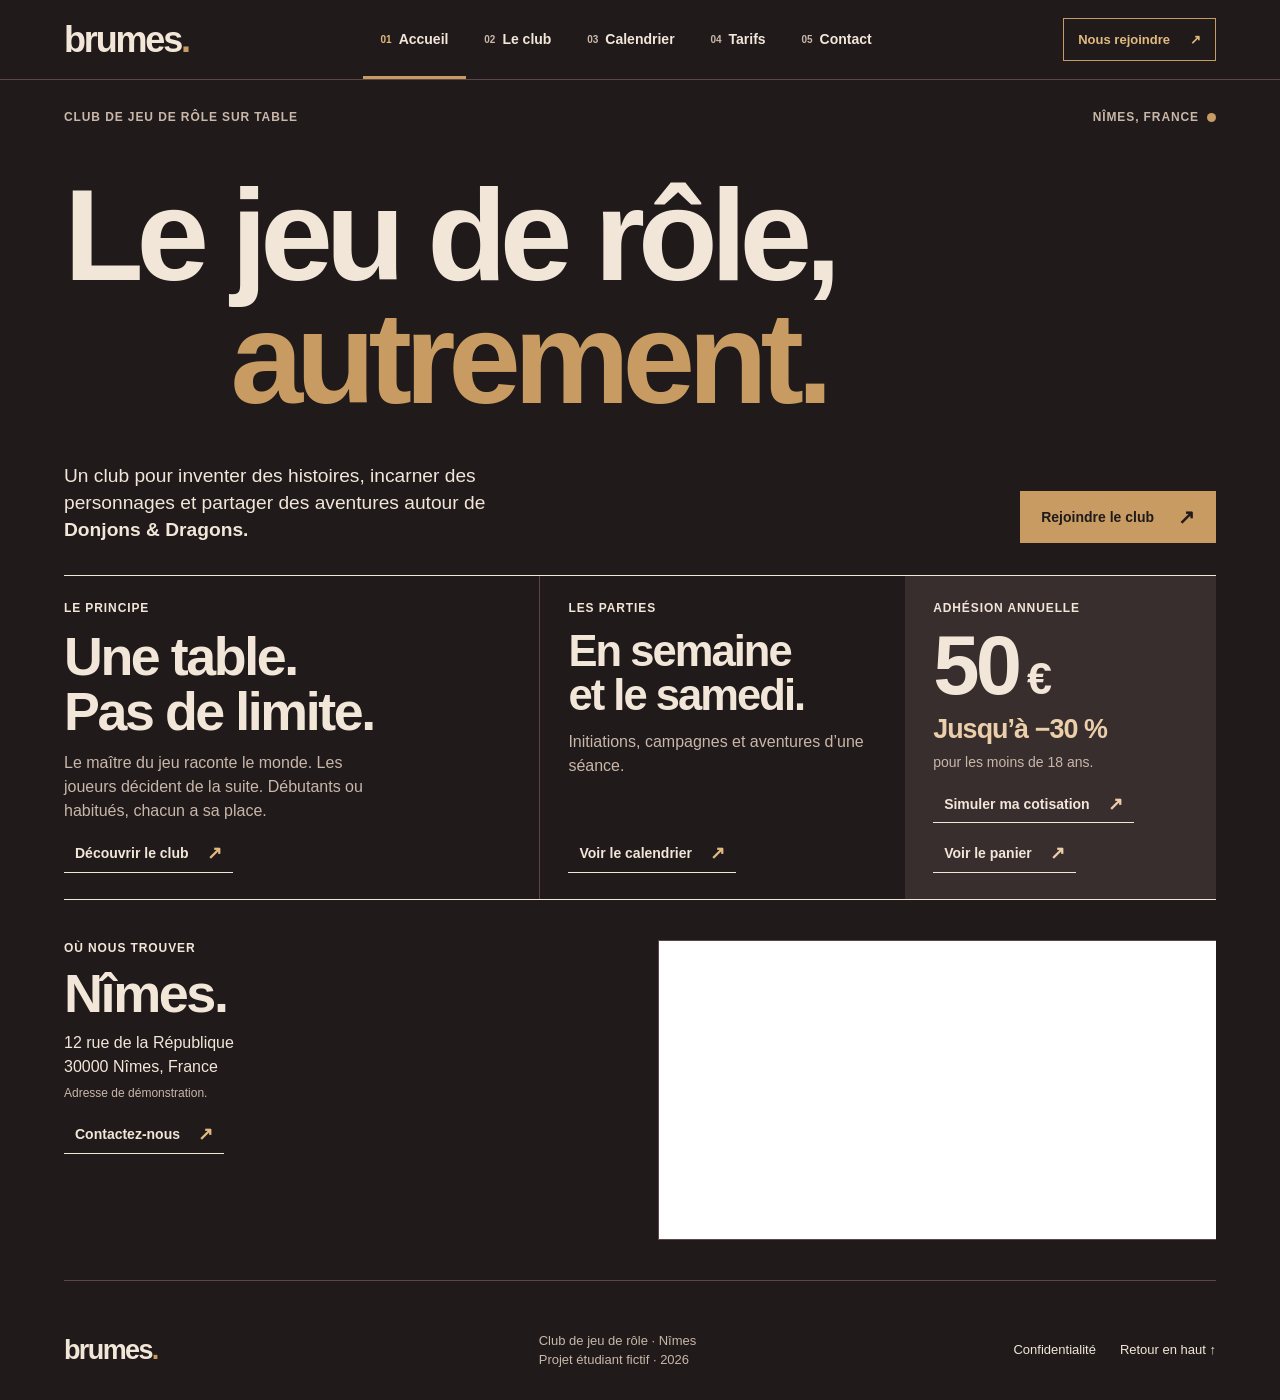
<file: index.html>
<!DOCTYPE html>

<html lang="fr">
    <head>
        <meta charset="UTF-8">
        <meta name="viewport" content="width=device-width, initial-scale=1">
        <meta name="description" content="Brumes, club de jeu de rôle sur table à Nîmes.">

        <title>Brumes — Club de jeu de rôle à Nîmes</title>

        <link rel="icon" href="images/logo.svg" type="image/svg+xml">
        <link rel="stylesheet" href="styles/style.css">
        <link rel="stylesheet" href="styles/accueil.css">
    </head>

    <body class="page-index">
        <a class="skip" href="#contenu">Aller au contenu</a>

        <!-- Je reprends le même menu sur chaque page ; aria-current indique le lien actif. -->
        <header class="site-header">
            <a class="brand" href="index.html" aria-label="Brumes, accueil">brumes<span>.</span></a>

            <nav class="desktop-nav" aria-label="Navigation principale">
                <ul>
                    <li>
                        <a href="index.html" aria-current="page">
                            <span class="nav-number">01</span>
                            <span>Accueil</span>
                        </a>
                    </li>
                    <li>
                        <a href="pages/guilde.html">
                            <span class="nav-number">02</span>
                            <span>Le club</span>
                        </a>
                    </li>
                    <li>
                        <a href="pages/calendrier.html">
                            <span class="nav-number">03</span>
                            <span>Calendrier</span>
                        </a>
                    </li>
                    <li>
                        <a href="pages/tarifs.html">
                            <span class="nav-number">04</span>
                            <span>Tarifs</span>
                        </a>
                    </li>
                    <li>
                        <a href="pages/contact.html">
                            <span class="nav-number">05</span>
                            <span>Contact</span>
                        </a>
                    </li>
                </ul>
            </nav>

            <a class="header-cta" href="pages/contact.html#inscription">
                Nous rejoindre
                <span aria-hidden="true">↗</span>
            </a>

            <!-- Sur mobile, details et summary ouvrent le menu sans JavaScript. -->
            <details class="mobile-menu">
                <summary><span>Menu</span><span class="burger" aria-hidden="true"><i></i><i></i></span></summary>

                <nav aria-label="Navigation mobile">
                    <ul>
                        <li>
                            <a href="index.html" aria-current="page">
                                <span class="nav-number">01</span>
                                <span>Accueil</span>
                            </a>
                        </li>
                        <li>
                            <a href="pages/guilde.html">
                                <span class="nav-number">02</span>
                                <span>Le club</span>
                            </a>
                        </li>
                        <li>
                            <a href="pages/calendrier.html">
                                <span class="nav-number">03</span>
                                <span>Calendrier</span>
                            </a>
                        </li>
                        <li>
                            <a href="pages/tarifs.html">
                                <span class="nav-number">04</span>
                                <span>Tarifs</span>
                            </a>
                        </li>
                        <li>
                            <a href="pages/contact.html">
                                <span class="nav-number">05</span>
                                <span>Contact</span>
                            </a>
                        </li>
                    </ul>
                </nav>
            </details>
        </header>

        <main id="contenu" class="shell">
            <!-- Présentation de Brumes et accès direct à la réservation. -->
            <section class="home-hero" aria-labelledby="hero-title">
                <div class="hero-top">
                    <p class="kicker">Club de jeu de rôle sur table</p>
                    <p class="kicker">Nîmes, France <span class="dot" aria-hidden="true"></span></p>
                </div>
                <h1 id="hero-title">Le jeu de rôle, <span>autrement.</span></h1>
                <div class="hero-bottom">
                    <p>Un club pour inventer des histoires, incarner des personnages et partager des aventures autour de <strong>Donjons &amp; Dragons.</strong> </p>
                    <a class="button dark" href="pages/contact.html#inscription">
                        Rejoindre le club
                        <span aria-hidden="true">↗</span>
                    </a>
                </div>
            </section>

            <!-- Les trois accès rapides : découvrir le club, réserver une partie et calculer une cotisation. -->
            <section class="home-directory" aria-label="Découvrir le club">
                <article class="home-about">
                    <p class="kicker">Le principe</p>
                    <h2>Une table.<br> Pas de limite.</h2>
                    <p>Le maître du jeu raconte le monde. Les joueurs décident de la suite. Débutants ou habitués, chacun a sa place.</p>
                    <a class="text-link" href="pages/guilde.html">
                        Découvrir le club
                        <span aria-hidden="true">↗</span>
                    </a>
                </article>

                <article class="home-events">
                    <p class="kicker">Les parties</p>
                    <h2>En semaine<br> et le samedi.</h2>
                    <p>Initiations, campagnes et aventures d’une séance.</p>
                    <a class="text-link" href="pages/calendrier.html">
                        Voir le calendrier
                        <span aria-hidden="true">↗</span>
                    </a>
                </article>

                <article class="home-fee">
                    <p class="kicker">Adhésion annuelle</p>
                    <h2>50<span> €</span></h2>
                    <p class="fee-discount"><strong>Jusqu’à −30 %</strong> <span>pour les moins de 18 ans.</span></p>
                    <a class="text-link" href="pages/tarifs.html">
                        Simuler ma cotisation
                        <span aria-hidden="true">↗</span>
                    </a>
                    <a class="text-link panier-accueil" href="pages/tarifs.html#recapitulatif">
                        Voir le panier <span aria-hidden="true">↗</span>
                    </a>
                </article>
            </section>

            <!-- Adresse fictive du club ; la carte Google Maps est intégrée directement en HTML. -->
            <section class="home-location" aria-labelledby="lieu">
                <div class="location-info">
                    <div class="location-heading">
                        <p class="kicker">Où nous trouver</p>
                        <h2 id="lieu">Nîmes.</h2>
                    </div>
                    <div class="location-details">
                        <address>12 rue de la République<br>30000 Nîmes, France</address>
                        <p class="muted-note">Adresse de démonstration.</p>
                        <a class="text-link" href="pages/contact.html">
                            Contactez-nous
                            <span aria-hidden="true">↗</span>
                        </a>
                    </div>
                </div>

                <div class="map-frame">
                    <iframe
                        id="google-map"
                        title="Google Maps : 12 rue de la République, Nîmes"
                        src="https://maps.google.com/maps?q=12%20rue%20de%20la%20R%C3%A9publique%2C%2030000%20N%C3%AEmes%2C%20France&amp;output=embed"
                        width="600"
                        height="320"
                        loading="lazy"
                        referrerpolicy="no-referrer-when-downgrade"
                        allowfullscreen></iframe>
                </div>
            </section>
        </main>

        <!-- Pied de page : accès à la confidentialité et retour au début de la page. -->
        <footer class="site-footer shell">
            <a href="index.html" class="footer-brand">brumes<span>.</span></a>
            <span>Club de jeu de rôle · Nîmes<br>Projet étudiant fictif · 2026</span>
            <a href="pages/confidentialite.html">Confidentialité</a>
            <a href="#contenu">Retour en haut ↑</a>
        </footer>
    </body>
</html>
</file>
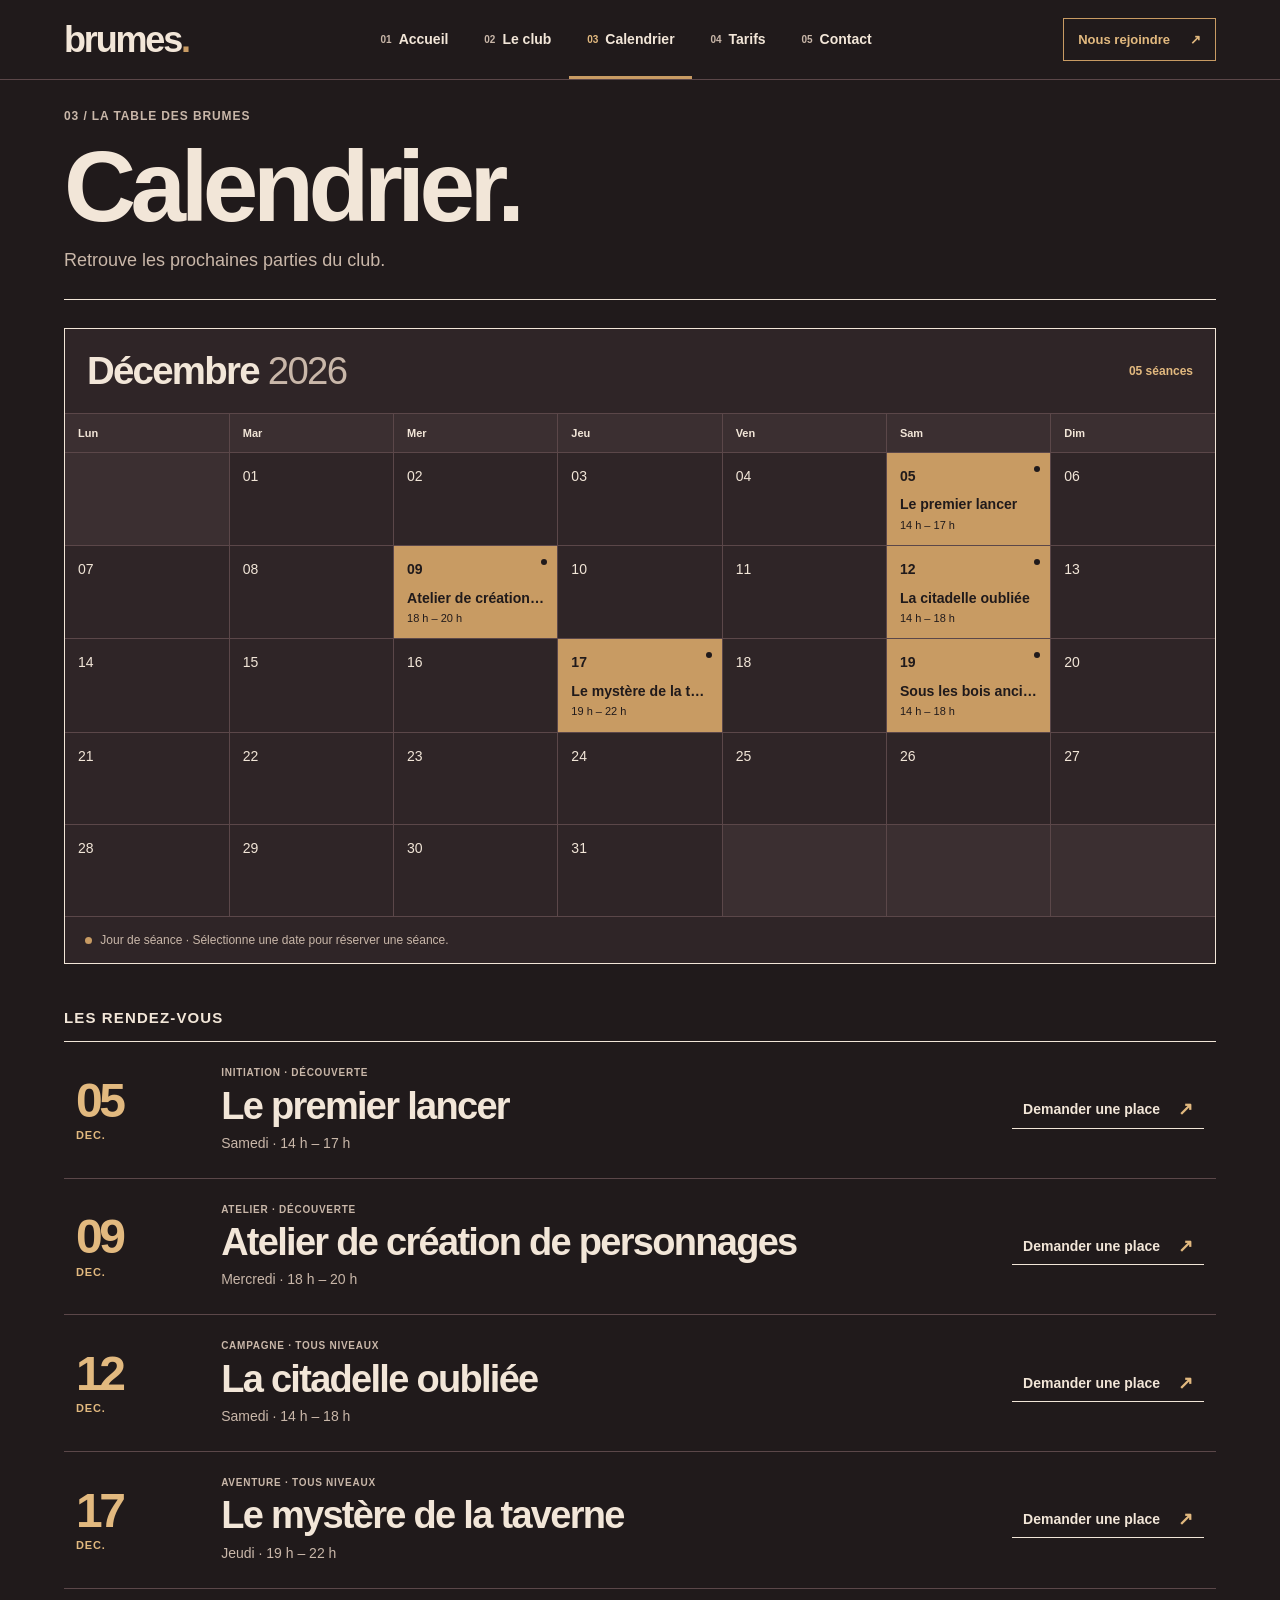
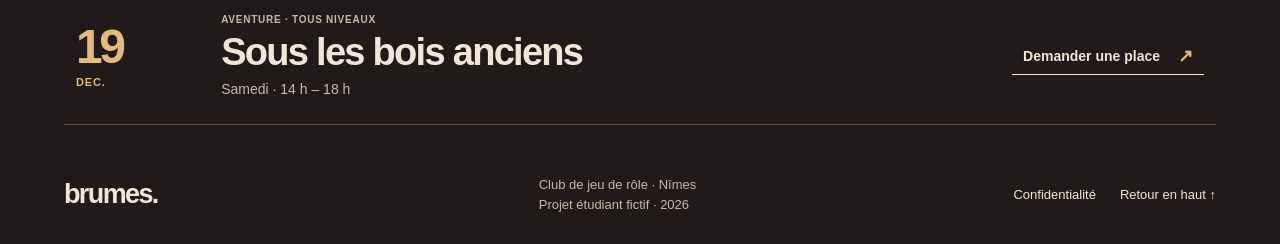
<file: pages/calendrier.html>
<!DOCTYPE html>

<html lang="fr">
    <head>
        <meta charset="utf-8">
        <meta content="width=device-width, initial-scale=1" name="viewport">
        <meta content="Calendrier des séances de jeu de rôle." name="description">

        <title>Brumes — Calendrier</title>
        <link href="../images/logo.svg" rel="icon" type="image/svg+xml">
        <link href="../styles/style.css" rel="stylesheet">
        <link rel="stylesheet" href="../styles/calendrier.css">
    </head>

    <body class="page-calendrier">
        <a class="skip" href="#contenu">Aller au contenu</a>

        <!-- Je reprends le même menu sur chaque page ; aria-current indique le lien actif. -->
        <header class="site-header">
            <a aria-label="Brumes, accueil" class="brand" href="../index.html">brumes<span>.</span></a>

            <nav aria-label="Navigation principale" class="desktop-nav">
                <ul>
                    <li>
                        <a href="../index.html">
                            <span class="nav-number">01</span>
                            <span>Accueil</span>
                        </a>
                    </li>
                    <li>
                        <a href="../pages/guilde.html">
                            <span class="nav-number">02</span>
                            <span>Le club</span>
                        </a>
                    </li>
                    <li>
                        <a aria-current="page" href="../pages/calendrier.html">
                            <span class="nav-number">03</span>
                            <span>Calendrier</span>
                        </a>
                    </li>
                    <li>
                        <a href="../pages/tarifs.html">
                            <span class="nav-number">04</span>
                            <span>Tarifs</span>
                        </a>
                    </li>
                    <li>
                        <a href="../pages/contact.html">
                            <span class="nav-number">05</span>
                            <span>Contact</span>
                        </a>
                    </li>
                </ul>
            </nav>

            <a class="header-cta" href="../pages/contact.html#inscription">
                Nous rejoindre
                <span aria-hidden="true">↗</span>
            </a>

            <!-- Sur mobile, details et summary ouvrent le menu sans JavaScript. -->
            <details class="mobile-menu">
                <summary><span>Menu</span><span aria-hidden="true" class="burger"><i></i><i></i></span></summary>

                <nav aria-label="Navigation mobile">
                    <ul>
                        <li>
                            <a href="../index.html">
                                <span class="nav-number">01</span>
                                <span>Accueil</span>
                            </a>
                        </li>
                        <li>
                            <a href="../pages/guilde.html">
                                <span class="nav-number">02</span>
                                <span>Le club</span>
                            </a>
                        </li>
                        <li>
                            <a aria-current="page" href="../pages/calendrier.html">
                                <span class="nav-number">03</span>
                                <span>Calendrier</span>
                            </a>
                        </li>
                        <li>
                            <a href="../pages/tarifs.html">
                                <span class="nav-number">04</span>
                                <span>Tarifs</span>
                            </a>
                        </li>
                        <li>
                            <a href="../pages/contact.html">
                                <span class="nav-number">05</span>
                                <span>Contact</span>
                            </a>
                        </li>
                    </ul>
                </nav>
            </details>
        </header>

        <main class="shell" id="contenu">
            <header class="page-heading">
                <p class="kicker">03 / La Table des Brumes</p>
                <h1>Calendrier.</h1>
                <p class="lead">Retrouve les prochaines parties du club.</p>
            </header>

            <div class="schedule-layout">
                <!-- Une grille statique : chaque ligne du tableau représente une semaine de décembre. -->
                <section aria-labelledby="month-title" class="month">
                    <div class="month-head">
                        <h2 id="month-title">Décembre <span>2026</span></h2>
                        <span class="month-count">05 séances</span>
                    </div>
                    <!-- Les liens des jours de séance transmettent objet et partie au contact ; le CSS choisit le format horaire selon la largeur. -->
                    <table class="calendar">
                        <caption class="sr-only">Calendrier de décembre 2026</caption>
                        <thead>
                            <tr>
                                <th scope="col"><abbr title="Lundi">Lun</abbr></th>
                                <th scope="col"><abbr title="Mardi">Mar</abbr></th>
                                <th scope="col"><abbr title="Mercredi">Mer</abbr></th>
                                <th scope="col"><abbr title="Jeudi">Jeu</abbr></th>
                                <th scope="col"><abbr title="Vendredi">Ven</abbr></th>
                                <th scope="col"><abbr title="Samedi">Sam</abbr></th>
                                <th scope="col"><abbr title="Dimanche">Dim</abbr></th>
                            </tr>
                        </thead>
                        <tbody>
                            <tr>
                                <td class="empty"></td>
                                <td><time datetime="2026-12-01">01</time></td>
                                <td><time datetime="2026-12-02">02</time></td>
                                <td><time datetime="2026-12-03">03</time></td>
                                <td><time datetime="2026-12-04">04</time></td>
                                <td class="has-event">
                                    <a
                                        aria-label="Réserver le 5 décembre : Le premier lancer · 14 h – 17 h"
                                        title="5 décembre : Le premier lancer · 14 h – 17 h"
                                        href="contact.html#inscription">
                                        <time datetime="2026-12-05">05</time>
                                        <span aria-hidden="true" class="event-dot"></span>
                                        <span aria-hidden="true" class="calendar-kind">Le premier lancer</span>
                                        <span class="calendar-time">
                                            <span class="calendar-time-full">14 h – 17 h</span>
                                            <span class="calendar-time-short" aria-hidden="true">14–17h</span>
                                        </span>
                                    </a>
                                </td>
                                <td><time datetime="2026-12-06">06</time></td>
                            </tr>
                            <tr>
                                <td><time datetime="2026-12-07">07</time></td>
                                <td><time datetime="2026-12-08">08</time></td>
                                <td class="has-event">
                                    <a
                                        aria-label="Réserver le 9 décembre : Atelier de création de personnages · 18 h – 20 h"
                                        title="9 décembre : Atelier de création de personnages · 18 h – 20 h"
                                        href="contact.html#inscription">
                                        <time datetime="2026-12-09">09</time>
                                        <span aria-hidden="true" class="event-dot"></span>
                                        <span aria-hidden="true" class="calendar-kind">Atelier de création de personnages</span>
                                        <span class="calendar-time">
                                            <span class="calendar-time-full">18 h – 20 h</span>
                                            <span class="calendar-time-short" aria-hidden="true">18–20h</span>
                                        </span>
                                    </a>
                                </td>
                                <td><time datetime="2026-12-10">10</time></td>
                                <td><time datetime="2026-12-11">11</time></td>
                                <td class="has-event">
                                    <a
                                        aria-label="Réserver le 12 décembre : La citadelle oubliée · 14 h – 18 h"
                                        title="12 décembre : La citadelle oubliée · 14 h – 18 h"
                                        href="contact.html#inscription">
                                        <time datetime="2026-12-12">12</time>
                                        <span aria-hidden="true" class="event-dot"></span>
                                        <span aria-hidden="true" class="calendar-kind">La citadelle oubliée</span>
                                        <span class="calendar-time">
                                            <span class="calendar-time-full">14 h – 18 h</span>
                                            <span class="calendar-time-short" aria-hidden="true">14–18h</span>
                                        </span>
                                    </a>
                                </td>
                                <td><time datetime="2026-12-13">13</time></td>
                            </tr>
                            <tr>
                                <td><time datetime="2026-12-14">14</time></td>
                                <td><time datetime="2026-12-15">15</time></td>
                                <td><time datetime="2026-12-16">16</time></td>
                                <td class="has-event">
                                    <a
                                        aria-label="Réserver le 17 décembre : Le mystère de la taverne · 19 h – 22 h"
                                        title="17 décembre : Le mystère de la taverne · 19 h – 22 h"
                                        href="contact.html#inscription">
                                        <time datetime="2026-12-17">17</time>
                                        <span aria-hidden="true" class="event-dot"></span>
                                        <span aria-hidden="true" class="calendar-kind">Le mystère de la taverne</span>
                                        <span class="calendar-time">
                                            <span class="calendar-time-full">19 h – 22 h</span>
                                            <span class="calendar-time-short" aria-hidden="true">19–22h</span>
                                        </span>
                                    </a>
                                </td>
                                <td><time datetime="2026-12-18">18</time></td>
                                <td class="has-event">
                                    <a
                                        aria-label="Réserver le 19 décembre : Sous les bois anciens · 14 h – 18 h"
                                        title="19 décembre : Sous les bois anciens · 14 h – 18 h"
                                        href="contact.html#inscription">
                                        <time datetime="2026-12-19">19</time>
                                        <span aria-hidden="true" class="event-dot"></span>
                                        <span aria-hidden="true" class="calendar-kind">Sous les bois anciens</span>
                                        <span class="calendar-time">
                                            <span class="calendar-time-full">14 h – 18 h</span>
                                            <span class="calendar-time-short" aria-hidden="true">14–18h</span>
                                        </span>
                                    </a>
                                </td>
                                <td><time datetime="2026-12-20">20</time></td>
                            </tr>
                            <tr>
                                <td><time datetime="2026-12-21">21</time></td>
                                <td><time datetime="2026-12-22">22</time></td>
                                <td><time datetime="2026-12-23">23</time></td>
                                <td><time datetime="2026-12-24">24</time></td>
                                <td><time datetime="2026-12-25">25</time></td>
                                <td><time datetime="2026-12-26">26</time></td>
                                <td><time datetime="2026-12-27">27</time></td>
                            </tr>
                            <tr>
                                <td><time datetime="2026-12-28">28</time></td>
                                <td><time datetime="2026-12-29">29</time></td>
                                <td><time datetime="2026-12-30">30</time></td>
                                <td><time datetime="2026-12-31">31</time></td>
                                <td class="empty"></td>
                                <td class="empty"></td>
                                <td class="empty"></td>
                            </tr>
                        </tbody>
                    </table>
                    <p class="calendar-legend"><span aria-hidden="true" class="dot"></span> Jour de séance · Sélectionne une date pour réserver une séance.</p>
                </section>

                <!-- Les mêmes cinq séances, avec leur titre complet et un accès direct au formulaire. -->
                <section aria-labelledby="events-title" class="event-list">
                    <h2 class="section-label" id="events-title">Les rendez-vous</h2>

                    <article class="event" id="initiation">
                        <div class="event-date">
                            <time datetime="2026-12-05">05<small>DEC.</small></time>
                        </div>
                        <div class="event-info">
                            <p class="kicker">Initiation · Découverte</p>
                            <h3>Le premier lancer</h3>
                            <p>Samedi · 14 h – 17 h</p>
                        </div>
                        <a
                            class="text-link"
                            href="contact.html#inscription">
                            <span class="event-cta-label">Demander une place</span>
                            <span class="event-cta-short">Réserver</span>
                            <span aria-hidden="true" class="event-cta-arrow">↗</span>
                        </a>
                    </article>

                    <article class="event" id="atelier">
                        <div class="event-date">
                            <time datetime="2026-12-09">09<small>DEC.</small></time>
                        </div>
                        <div class="event-info">
                            <p class="kicker">Atelier · Découverte</p>
                            <h3>Atelier de création de personnages</h3>
                            <p>Mercredi · 18 h – 20 h</p>
                        </div>
                        <a
                            class="text-link"
                            href="contact.html#inscription">
                            <span class="event-cta-label">Demander une place</span>
                            <span class="event-cta-short">Réserver</span>
                            <span aria-hidden="true" class="event-cta-arrow">↗</span>
                        </a>
                    </article>

                    <article class="event" id="campagne">
                        <div class="event-date">
                            <time datetime="2026-12-12">12<small>DEC.</small></time>
                        </div>
                        <div class="event-info">
                            <p class="kicker">Campagne · Tous niveaux</p>
                            <h3>La citadelle oubliée</h3>
                            <p>Samedi · 14 h – 18 h</p>
                        </div>
                        <a
                            class="text-link"
                            href="contact.html#inscription">
                            <span class="event-cta-label">Demander une place</span>
                            <span class="event-cta-short">Réserver</span>
                            <span aria-hidden="true" class="event-cta-arrow">↗</span>
                        </a>
                    </article>

                    <article class="event" id="one-shot">
                        <div class="event-date">
                            <time datetime="2026-12-17">17<small>DEC.</small></time>
                        </div>
                        <div class="event-info">
                            <p class="kicker">Aventure · Tous niveaux</p>
                            <h3>Le mystère de la taverne</h3>
                            <p>Jeudi · 19 h – 22 h</p>
                        </div>
                        <a
                            class="text-link"
                            href="contact.html#inscription">
                            <span class="event-cta-label">Demander une place</span>
                            <span class="event-cta-short">Réserver</span>
                            <span aria-hidden="true" class="event-cta-arrow">↗</span>
                        </a>
                    </article>

                    <article class="event" id="aventure">
                        <div class="event-date">
                            <time datetime="2026-12-19">19<small>DEC.</small></time>
                        </div>
                        <div class="event-info">
                            <p class="kicker">Aventure · Tous niveaux</p>
                            <h3>Sous les bois anciens</h3>
                            <p>Samedi · 14 h – 18 h</p>
                        </div>
                        <a
                            class="text-link"
                            href="contact.html#inscription">
                            <span class="event-cta-label">Demander une place</span>
                            <span class="event-cta-short">Réserver</span>
                            <span aria-hidden="true" class="event-cta-arrow">↗</span>
                        </a>
                    </article>
                </section>
            </div>
        </main>

        <!-- Pied de page : accès à la confidentialité et retour au début de la page. -->
        <footer class="site-footer shell">
            <a class="footer-brand" href="../index.html">brumes.</a>
            <span>Club de jeu de rôle · Nîmes<br>Projet étudiant fictif · 2026</span>
            <a href="../pages/confidentialite.html">Confidentialité</a>
            <a href="#contenu">Retour en haut ↑</a>
        </footer>
    </body>
</html>
</file>
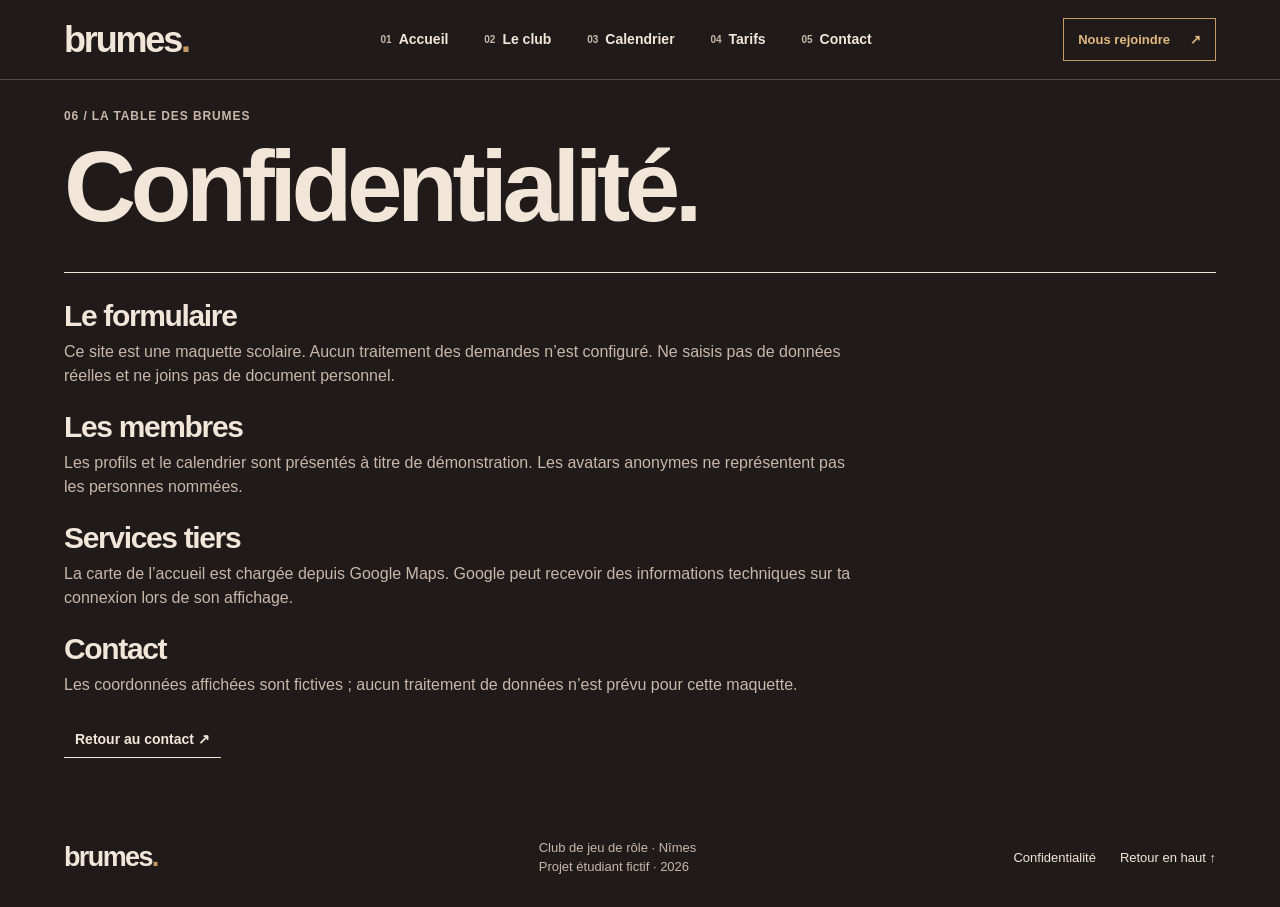
<file: pages/confidentialite.html>
<!DOCTYPE html>

<html lang="fr">
    <head>
        <meta charset="UTF-8">
        <meta name="viewport" content="width=device-width, initial-scale=1">
        <meta name="description" content="Informations relatives aux données personnelles.">

        <title>Brumes — Confidentialité</title>

        <link rel="icon" href="../images/logo.svg" type="image/svg+xml">
        <link rel="stylesheet" href="../styles/style.css">
        <link rel="stylesheet" href="../styles/confidentialite.css">
    </head>

    <body class="page-confidentialite">
        <a class="skip" href="#contenu">Aller au contenu</a>

        <!-- Je reprends le même menu sur chaque page ; aria-current indique le lien actif. -->
        <header class="site-header">
            <a class="brand" href="../index.html" aria-label="Brumes, accueil">brumes<span>.</span></a>

            <nav class="desktop-nav" aria-label="Navigation principale">
                <ul>
                    <li>
                        <a href="../index.html">
                            <span class="nav-number">01</span>
                            <span>Accueil</span>
                        </a>
                    </li>
                    <li>
                        <a href="../pages/guilde.html">
                            <span class="nav-number">02</span>
                            <span>Le club</span>
                        </a>
                    </li>
                    <li>
                        <a href="../pages/calendrier.html">
                            <span class="nav-number">03</span>
                            <span>Calendrier</span>
                        </a>
                    </li>
                    <li>
                        <a href="../pages/tarifs.html">
                            <span class="nav-number">04</span>
                            <span>Tarifs</span>
                        </a>
                    </li>
                    <li>
                        <a href="../pages/contact.html">
                            <span class="nav-number">05</span>
                            <span>Contact</span>
                        </a>
                    </li>
                </ul>
            </nav>

            <a class="header-cta" href="../pages/contact.html#inscription">
                Nous rejoindre
                <span aria-hidden="true">↗</span>
            </a>

            <!-- Sur mobile, details et summary ouvrent le menu sans JavaScript. -->
            <details class="mobile-menu">
                <summary><span>Menu</span><span class="burger" aria-hidden="true"><i></i><i></i></span></summary>

                <nav aria-label="Navigation mobile">
                    <ul>
                        <li>
                            <a href="../index.html">
                                <span class="nav-number">01</span>
                                <span>Accueil</span>
                            </a>
                        </li>
                        <li>
                            <a href="../pages/guilde.html">
                                <span class="nav-number">02</span>
                                <span>Le club</span>
                            </a>
                        </li>
                        <li>
                            <a href="../pages/calendrier.html">
                                <span class="nav-number">03</span>
                                <span>Calendrier</span>
                            </a>
                        </li>
                        <li>
                            <a href="../pages/tarifs.html">
                                <span class="nav-number">04</span>
                                <span>Tarifs</span>
                            </a>
                        </li>
                        <li>
                            <a href="../pages/contact.html">
                                <span class="nav-number">05</span>
                                <span>Contact</span>
                            </a>
                        </li>
                    </ul>
                </nav>
            </details>
        </header>

        <main id="contenu" class="shell">
            <header class="page-heading">
                <p class="kicker">06 / La Table des Brumes</p>
                <h1>Confidentialité.</h1>
            </header>

            <section class="privacy">
                <h2>Le formulaire</h2>
                <p>Ce site est une maquette scolaire. Aucun traitement des demandes n’est configuré. Ne saisis pas de données réelles et ne joins pas de document personnel.</p>
                <h2>Les membres</h2>
                <p>Les profils et le calendrier sont présentés à titre de démonstration. Les avatars anonymes ne représentent pas les personnes nommées.</p>
                <h2>Services tiers</h2>
                <p>La carte de l’accueil est chargée depuis Google Maps. Google peut recevoir des informations techniques sur ta connexion lors de son affichage.</p>
                <h2>Contact</h2>
                <p>Les coordonnées affichées sont fictives ; aucun traitement de données n’est prévu pour cette maquette.</p>
                <a class="text-link" href="contact.html">
                    Retour au contact ↗
                </a>
            </section>
        </main>

        <!-- Pied de page : accès à la confidentialité et retour au début de la page. -->
        <footer class="site-footer shell">
            <a href="../index.html" class="footer-brand">brumes<span>.</span></a>
            <span>Club de jeu de rôle · Nîmes<br>Projet étudiant fictif · 2026</span>
            <a href="../pages/confidentialite.html">Confidentialité</a>
            <a href="#contenu">Retour en haut ↑</a>
        </footer>
    </body>
</html>
</file>
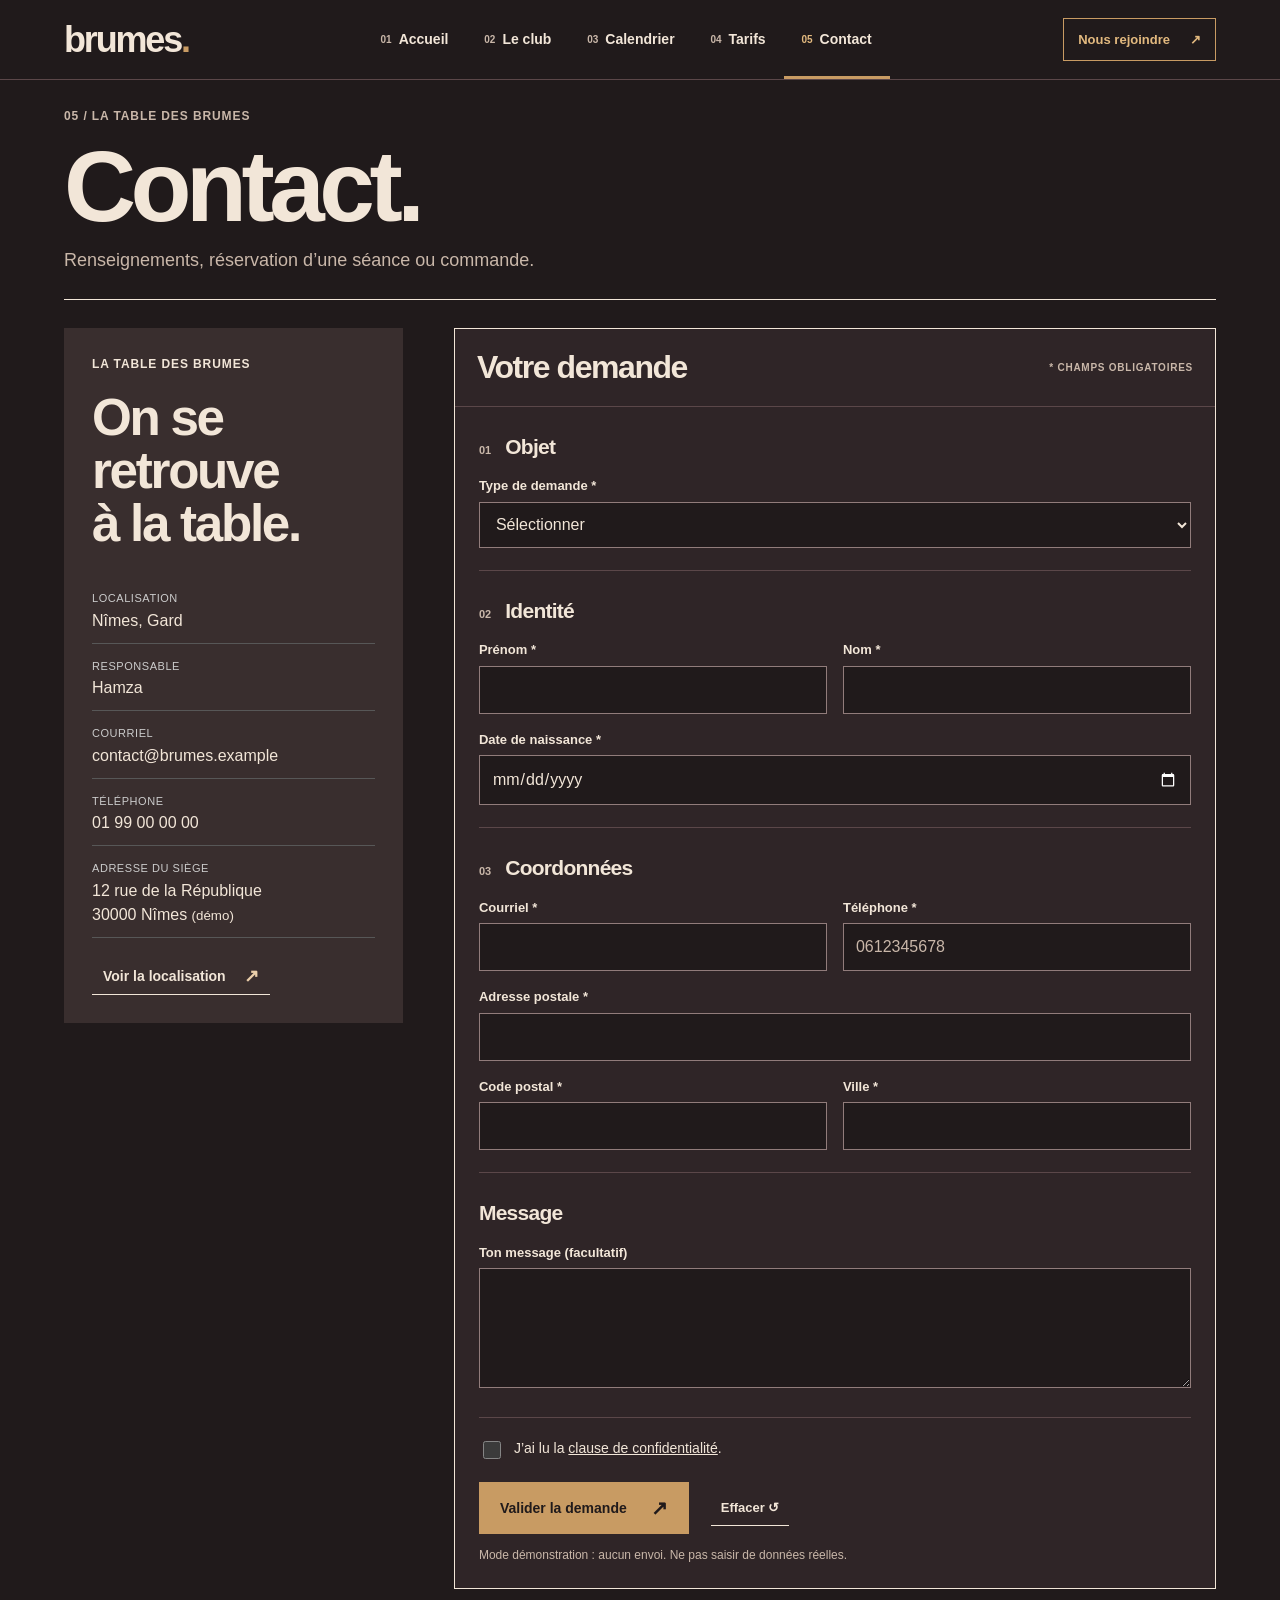
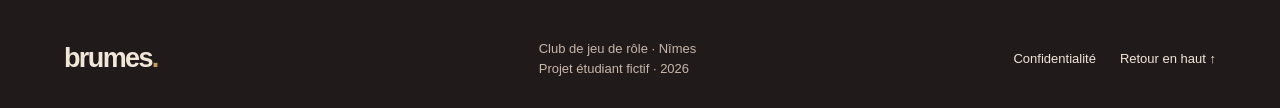
<file: pages/contact.html>
<!DOCTYPE html>

<html lang="fr">
    <head>
        <meta charset="UTF-8">
        <meta name="viewport" content="width=device-width, initial-scale=1">
        <meta name="description" content="Formulaire de contact, de réservation et de commande du club.">

        <title>Brumes — Contact</title>

        <link rel="icon" href="../images/logo.svg" type="image/svg+xml">
        <link rel="stylesheet" href="../styles/style.css">
        <link rel="stylesheet" href="../styles/contact.css">

        <script src="../javascript/contact.js" defer></script>
    </head>

    <body class="page-contact">
        <a class="skip" href="#contenu">Aller au contenu</a>

        <!-- Je reprends le même menu sur chaque page ; aria-current indique le lien actif. -->
        <header class="site-header">
            <a class="brand" href="../index.html" aria-label="Brumes, accueil">brumes<span>.</span></a>

            <nav class="desktop-nav" aria-label="Navigation principale">
                <ul>
                    <li>
                        <a href="../index.html">
                            <span class="nav-number">01</span>
                            <span>Accueil</span>
                        </a>
                    </li>
                    <li>
                        <a href="../pages/guilde.html">
                            <span class="nav-number">02</span>
                            <span>Le club</span>
                        </a>
                    </li>
                    <li>
                        <a href="../pages/calendrier.html">
                            <span class="nav-number">03</span>
                            <span>Calendrier</span>
                        </a>
                    </li>
                    <li>
                        <a href="../pages/tarifs.html">
                            <span class="nav-number">04</span>
                            <span>Tarifs</span>
                        </a>
                    </li>
                    <li>
                        <a href="../pages/contact.html" aria-current="page">
                            <span class="nav-number">05</span>
                            <span>Contact</span>
                        </a>
                    </li>
                </ul>
            </nav>

            <a class="header-cta" href="../pages/contact.html#inscription">
                Nous rejoindre
                <span aria-hidden="true">↗</span>
            </a>

            <!-- Sur mobile, details et summary ouvrent le menu sans JavaScript. -->
            <details class="mobile-menu">
                <summary><span>Menu</span><span class="burger" aria-hidden="true"><i></i><i></i></span></summary>

                <nav aria-label="Navigation mobile">
                    <ul>
                        <li>
                            <a href="../index.html">
                                <span class="nav-number">01</span>
                                <span>Accueil</span>
                            </a>
                        </li>
                        <li>
                            <a href="../pages/guilde.html">
                                <span class="nav-number">02</span>
                                <span>Le club</span>
                            </a>
                        </li>
                        <li>
                            <a href="../pages/calendrier.html">
                                <span class="nav-number">03</span>
                                <span>Calendrier</span>
                            </a>
                        </li>
                        <li>
                            <a href="../pages/tarifs.html">
                                <span class="nav-number">04</span>
                                <span>Tarifs</span>
                            </a>
                        </li>
                        <li>
                            <a href="../pages/contact.html" aria-current="page">
                                <span class="nav-number">05</span>
                                <span>Contact</span>
                            </a>
                        </li>
                    </ul>
                </nav>
            </details>
        </header>

        <main id="contenu" class="shell">
            <header class="page-heading">
                <p class="kicker">05 / La Table des Brumes</p>
                <h1>Contact.</h1>
                <p class="lead">Renseignements, réservation d’une séance ou commande.</p>
            </header>

            <div class="contact-layout">
                <!-- Les coordonnées restent visibles pendant le défilement sur ordinateur grâce au sticky en CSS. -->
                <aside class="contact-info">
                    <p class="kicker">La Table des Brumes</p>
                    <h2>On se retrouve<br>à la table.</h2>
                    <dl>
                        <div class="contact-detail">
                            <dt>Localisation</dt>
                            <dd>Nîmes, Gard</dd>
                        </div>

                        <div class="contact-detail">
                            <dt>Responsable</dt>
                            <dd>Hamza</dd>
                        </div>

                        <div class="contact-detail">
                            <dt>Courriel</dt>
                            <dd>contact@brumes.example</dd>
                        </div>

                        <div class="contact-detail">
                            <dt>Téléphone</dt>
                            <dd>01 99 00 00 00</dd>
                        </div>

                        <div class="contact-detail">
                            <dt>Adresse du siège</dt>
                            <dd>12 rue de la République<br>30000 Nîmes <small>(démo)</small></dd>
                        </div>
                    </dl>
                    <a class="text-link" href="../index.html#lieu">
                        Voir la localisation
                        <span aria-hidden="true">↗</span>
                    </a>
                </aside>

                <!-- Un seul formulaire pour les renseignements, les réservations et les commandes. -->
                <div class="contact-form-slot">
                    <section class="contact-form" id="inscription" aria-labelledby="contact-title">
                        <div class="builder-head">
                            <h2 id="contact-title">Votre demande</h2>
                            <p class="kicker">* Champs obligatoires</p>
                        </div>

                        <!-- Les contrôles HTML vérifient les champs obligatoires avant la fonction de validation. Aucun envoi réel. -->
                        <form
                            id="form-inscription"
                            method="post"
                            enctype="multipart/form-data"
                            action="#inscription"
                            aria-label="Formulaire de contact">
                            <fieldset>
                                <legend>
                                    <span>01</span> Objet
                                </legend>
                                <div class="fields">
                                    <div class="full">
                                        <label for="objet">Type de demande *</label>
                                        <select name="objet" id="objet" required>
                                            <option value="">Sélectionner</option>
                                            <option value="renseignements">Renseignements</option>
                                            <option value="reservation">Réservation d’une séance</option>
                                            <option value="commande">Commande (adhésion / boutique)</option>
                                        </select>
                                    </div>
                                    <!-- Les champs de niveau et de séance sont réservés aux demandes de réservation. -->
                                    <div id="champ-niveau" hidden>
                                        <label for="niveau">Niveau *</label>
                                        <select id="niveau" name="niveau" disabled>
                                            <option value="">Sélectionner</option>
                                            <option>Découverte</option>
                                            <option>Intermédiaire</option>
                                            <option>Confirmé</option>
                                        </select>
                                    </div>
                                    <div id="champ-partie" hidden>
                                        <label for="partie">Séance souhaitée *</label>
                                        <select id="partie" name="partie" disabled>
                                            <option value="">Sélectionner</option>
                                            <option value="initiation">Le premier lancer — 5 décembre</option>
                                            <option value="atelier">Atelier de création de personnages — 9 décembre</option>
                                            <option value="campagne">La citadelle oubliée — 12 décembre</option>
                                            <option value="one-shot">Le mystère de la taverne — 17 décembre</option>
                                            <option value="aventure">Sous les bois anciens — 19 décembre</option>
                                        </select>
                                    </div>
                                </div>
                            </fieldset>

                            <!-- Le récapitulatif reste masqué et désactivé tant que le motif n’est pas une commande. -->
                            <fieldset class="order-field" id="details-commande" hidden disabled>
                                <legend>
                                    Récapitulatif de commande
                                </legend>
                                <div class="fields">
                                    <div class="full">
                                        <label for="commande">Adhésions et articles souhaités *</label>
                                        <textarea id="commande" name="commande" rows="5" placeholder="Indiquez les adhésions et les articles souhaités (quantité, taille)."></textarea>
                                    </div>
                                </div>
                            </fieldset>

                            <fieldset>
                                <legend>
                                    <span>02</span> Identité
                                </legend>
                                <div class="fields">
                                    <div>
                                        <label for="prenom">Prénom *</label>
                                        <input
                                            id="prenom"
                                            name="prenom"
                                            autocomplete="given-name"
                                            required
                                            maxlength="80">
                                    </div>
                                    <div>
                                        <label for="nom">Nom *</label>
                                        <input
                                            id="nom"
                                            name="nom"
                                            autocomplete="family-name"
                                            required
                                            maxlength="80">
                                    </div>
                                    <div class="full">
                                        <label for="naissance">Date de naissance *</label>
                                        <input
                                            type="date"
                                            id="naissance"
                                            name="naissance"
                                            autocomplete="bday"
                                            required>
                                    </div>
                                </div>
                            </fieldset>

                            <fieldset>
                                <legend>
                                    <span>03</span> Coordonnées
                                </legend>
                                <div class="fields">
                                    <div>
                                        <label for="email">Courriel *</label>
                                        <input
                                            type="email"
                                            id="email"
                                            name="email"
                                            autocomplete="email"
                                            required
                                            maxlength="150">
                                    </div>
                                    <div>
                                        <label for="telephone">Téléphone *</label>
                                        <input
                                            type="tel"
                                            id="telephone"
                                            name="telephone"
                                            autocomplete="tel"
                                            required
                                            maxlength="10"
                                            minlength="10"
                                            placeholder="0612345678">
                                    </div>
                                    <div class="full">
                                        <label for="adresse">Adresse postale *</label>
                                        <input
                                            id="adresse"
                                            name="adresse"
                                            autocomplete="address-line1"
                                            required
                                            maxlength="150">
                                    </div>
                                    <div>
                                        <label for="cp">Code postal *</label>
                                        <input
                                            id="cp"
                                            name="cp"
                                            autocomplete="postal-code"
                                            required
                                            maxlength="5"
                                            minlength="5">
                                    </div>
                                    <div>
                                        <label for="ville">Ville *</label>
                                        <input
                                            id="ville"
                                            name="ville"
                                            autocomplete="address-level2"
                                            required
                                            maxlength="100">
                                    </div>
                                </div>
                            </fieldset>

                            <fieldset id="statut-mineur" hidden disabled>
                                <legend>Participant mineur</legend>
                                <div class="fields">
                                    <div class="full">
                                        <label for="mineur">La réservation ou l’adhésion concerne-t-elle un mineur ? *</label>
                                        <select id="mineur" name="mineur">
                                            <option value="">Sélectionner</option>
                                            <option value="non">Non</option>
                                            <option value="oui">Oui</option>
                                        </select>
                                    </div>
                                </div>
                            </fieldset>

                            <!-- La déclaration de minorité déclenche la demande de document. -->
                            <fieldset class="activity-field" id="autorisation-parentale" hidden disabled>
                                <legend>
                                    <span>04</span> Autorisation parentale
                                </legend>
                                <div class="fields">
                                    <div class="full">
                                        <label for="autorisation">Document (obligatoire pour les mineurs concernés)</label>
                                        <input
                                            type="file"
                                            id="autorisation"
                                            name="autorisation"
                                            accept=".pdf,.jpg,.jpeg,.png"
                                            aria-describedby="format">
                                        <small id="format">
                                            PDF, JPG ou PNG. Pour une adhésion familiale, réunir les autorisations dans un seul document.
                                        </small>
                                    </div>
                                </div>
                            </fieldset>

                            <fieldset>
                                <legend>
                                    Message
                                </legend>
                                <div class="fields">
                                    <div class="full">
                                        <label for="message">Ton message (facultatif)</label>
                                        <textarea id="message" name="message" rows="4" maxlength="1000"></textarea>
                                    </div>
                                </div>
                            </fieldset>

                            <label class="consent">
                                <input type="checkbox" id="accord" name="accord" required>
                                <span>J’ai lu la <a href="confidentialite.html">clause de confidentialité</a>.</span>
                            </label>
                            <div id="erreurs-formulaire" aria-live="polite"></div>
                            <div class="form-actions">
                                <button class="button dark" id="envoyer" type="submit" disabled>Valider la demande <span aria-hidden="true">↗</span></button>
                                <button type="reset" class="plain-button">Effacer ↺</button>
                            </div>
                            <p class="muted-note">Mode démonstration : aucun envoi. Ne pas saisir de données réelles.</p>
                        </form>
                    </section>
                </div>
            </div>
        </main>

        <!-- Pied de page : accès à la confidentialité et retour au début de la page. -->
        <footer class="site-footer shell">
            <a href="../index.html" class="footer-brand">brumes<span>.</span></a>
            <span>Club de jeu de rôle · Nîmes<br>Projet étudiant fictif · 2026</span>
            <a href="../pages/confidentialite.html">Confidentialité</a>
            <a href="#contenu">Retour en haut ↑</a>
        </footer>
    </body>
</html>
</file>
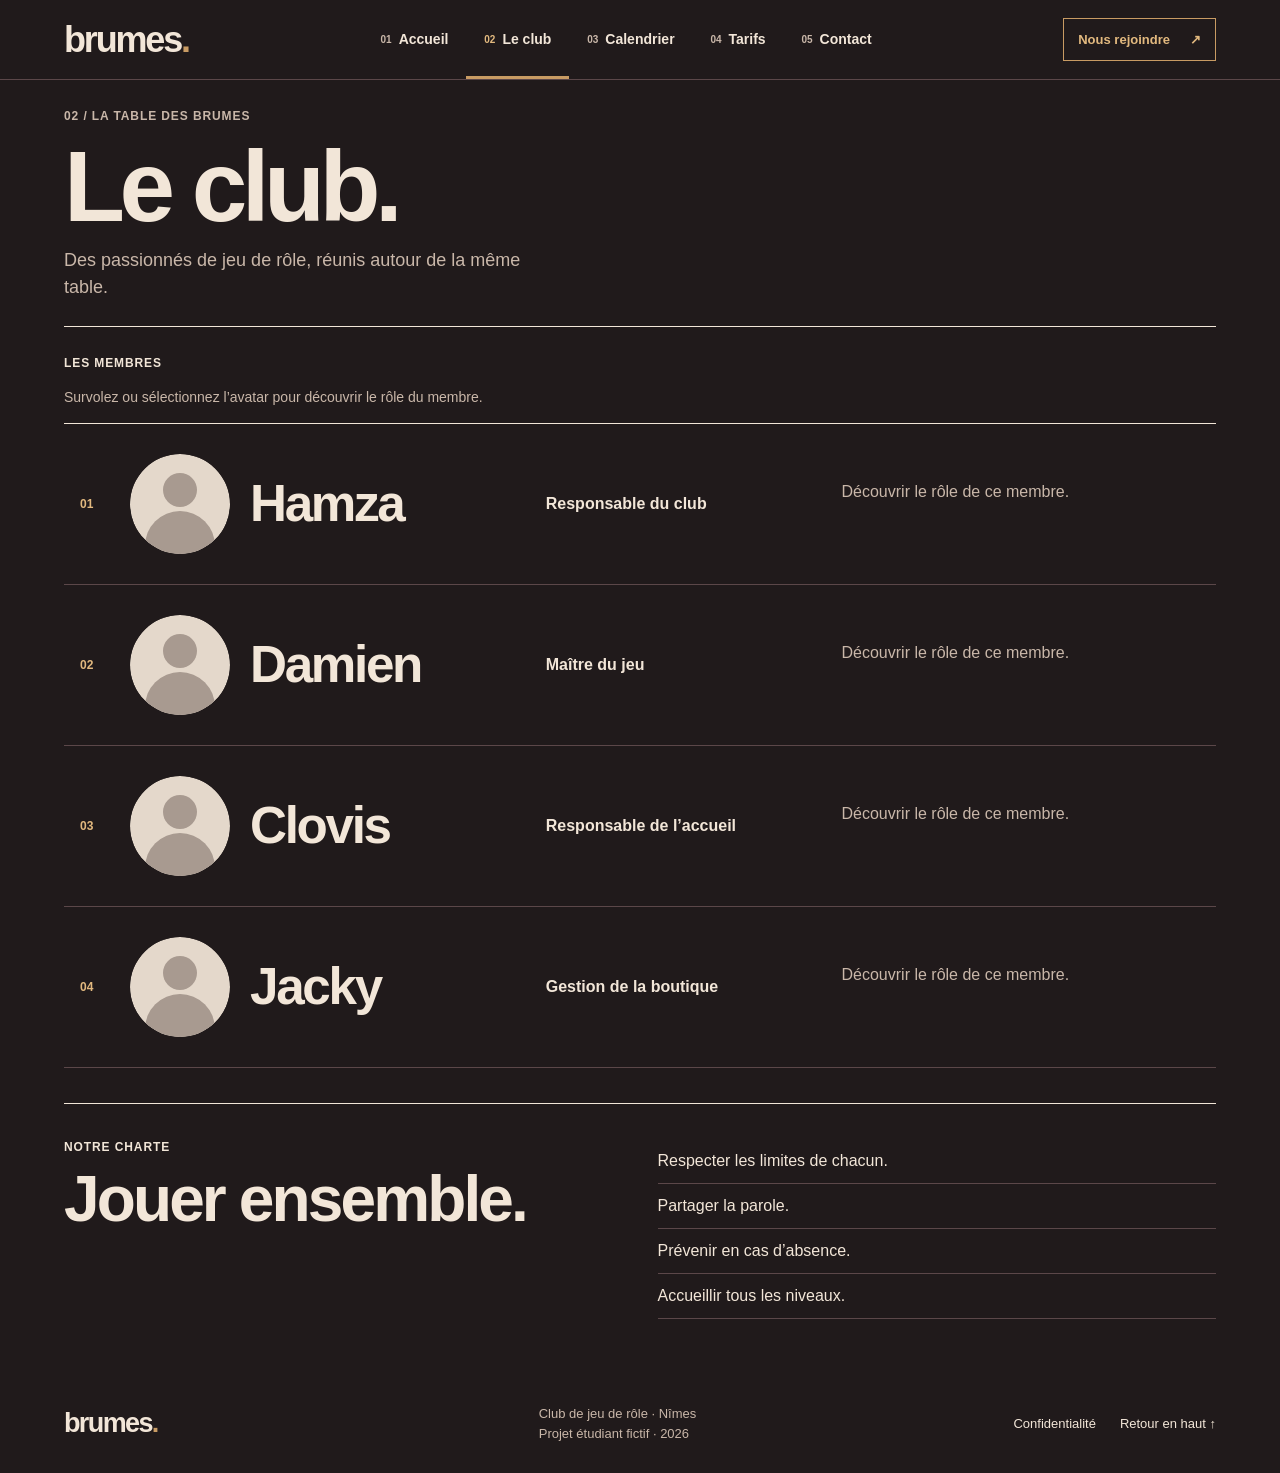
<file: pages/guilde.html>
<!DOCTYPE html>

<html lang="fr">
    <head>
        <meta charset="UTF-8">
        <meta name="viewport" content="width=device-width, initial-scale=1">
        <meta name="description" content="Les membres et la charte de Brumes.">

        <title>Brumes — Le club</title>

        <link rel="icon" href="../images/logo.svg" type="image/svg+xml">
        <link rel="stylesheet" href="../styles/style.css">
        <link rel="stylesheet" href="../styles/club.css">
        <script src="../javascript/club.js" defer></script>
    </head>

    <body class="page-guilde">
        <a class="skip" href="#contenu">Aller au contenu</a>

        <!-- Je reprends le même menu sur chaque page ; aria-current indique le lien actif. -->
        <header class="site-header">
            <a class="brand" href="../index.html" aria-label="Brumes, accueil">brumes<span>.</span></a>

            <nav class="desktop-nav" aria-label="Navigation principale">
                <ul>
                    <li>
                        <a href="../index.html">
                            <span class="nav-number">01</span>
                            <span>Accueil</span>
                        </a>
                    </li>
                    <li>
                        <a href="../pages/guilde.html" aria-current="page">
                            <span class="nav-number">02</span>
                            <span>Le club</span>
                        </a>
                    </li>
                    <li>
                        <a href="../pages/calendrier.html">
                            <span class="nav-number">03</span>
                            <span>Calendrier</span>
                        </a>
                    </li>
                    <li>
                        <a href="../pages/tarifs.html">
                            <span class="nav-number">04</span>
                            <span>Tarifs</span>
                        </a>
                    </li>
                    <li>
                        <a href="../pages/contact.html">
                            <span class="nav-number">05</span>
                            <span>Contact</span>
                        </a>
                    </li>
                </ul>
            </nav>

            <a class="header-cta" href="../pages/contact.html#inscription">
                Nous rejoindre
                <span aria-hidden="true">↗</span>
            </a>

            <!-- Sur mobile, details et summary ouvrent le menu sans JavaScript. -->
            <details class="mobile-menu">
                <summary><span>Menu</span><span class="burger" aria-hidden="true"><i></i><i></i></span></summary>

                <nav aria-label="Navigation mobile">
                    <ul>
                        <li>
                            <a href="../index.html">
                                <span class="nav-number">01</span>
                                <span>Accueil</span>
                            </a>
                        </li>
                        <li>
                            <a href="../pages/guilde.html" aria-current="page">
                                <span class="nav-number">02</span>
                                <span>Le club</span>
                            </a>
                        </li>
                        <li>
                            <a href="../pages/calendrier.html">
                                <span class="nav-number">03</span>
                                <span>Calendrier</span>
                            </a>
                        </li>
                        <li>
                            <a href="../pages/tarifs.html">
                                <span class="nav-number">04</span>
                                <span>Tarifs</span>
                            </a>
                        </li>
                        <li>
                            <a href="../pages/contact.html">
                                <span class="nav-number">05</span>
                                <span>Contact</span>
                            </a>
                        </li>
                    </ul>
                </nav>
            </details>
        </header>

        <main id="contenu" class="shell">
            <header class="page-heading">
                <p class="kicker">02 / La Table des Brumes</p>
                <h1>Le club.</h1>
                <p class="lead">Des passionnés de jeu de rôle, réunis autour de la même table.</p>
            </header>

            <!-- Comme dans le TP ImageMap, chaque membre a son indice. La ligne change de fond en CSS ; seul l’avatar affiche le descriptif. -->
            <section class="member-section" aria-labelledby="membres">
                <h2 id="membres" class="section-label">Les membres</h2>
                <p class="member-hint">Survolez ou sélectionnez l’avatar pour découvrir le rôle du membre.</p>
                <div class="member-list">
                    <article class="member" id="hamza">
                        <span class="member-index">01</span>
                        <button type="button" class="member-photo-button" aria-label="Découvrir le rôle de Hamza"
                            onmouseenter="afficherMembre(0)" onmouseleave="masquerMembre(0)"
                            onfocus="afficherMembre(0)" onblur="masquerMembre(0)" onclick="afficherMembre(0)">
                            <img class="member-photo" src="../images/avatar-anonyme.svg"
                                alt="" width="100" height="100">
                        </button>
                        <h3>Hamza</h3>
                        <p class="member-role">Responsable du club</p>
                        <p class="member-description" id="description-0" aria-live="polite">Découvrir le rôle de ce membre.</p>
                    </article>

                    <article class="member" id="damien">
                        <span class="member-index">02</span>
                        <button type="button" class="member-photo-button" aria-label="Découvrir le rôle de Damien"
                            onmouseenter="afficherMembre(1)" onmouseleave="masquerMembre(1)"
                            onfocus="afficherMembre(1)" onblur="masquerMembre(1)" onclick="afficherMembre(1)">
                            <img class="member-photo" src="../images/avatar-anonyme.svg"
                                alt="" width="100" height="100">
                        </button>
                        <h3>Damien</h3>
                        <p class="member-role">Maître du jeu</p>
                        <p class="member-description" id="description-1" aria-live="polite">Découvrir le rôle de ce membre.</p>
                    </article>

                    <article class="member" id="clovis">
                        <span class="member-index">03</span>
                        <button type="button" class="member-photo-button" aria-label="Découvrir le rôle de Clovis"
                            onmouseenter="afficherMembre(2)" onmouseleave="masquerMembre(2)"
                            onfocus="afficherMembre(2)" onblur="masquerMembre(2)" onclick="afficherMembre(2)">
                            <img class="member-photo" src="../images/avatar-anonyme.svg"
                                alt="" width="100" height="100">
                        </button>
                        <h3>Clovis</h3>
                        <p class="member-role">Responsable de l’accueil</p>
                        <p class="member-description" id="description-2" aria-live="polite">Découvrir le rôle de ce membre.</p>
                    </article>

                    <article class="member" id="jacky">
                        <span class="member-index">04</span>
                        <button type="button" class="member-photo-button" aria-label="Découvrir le rôle de Jacky"
                            onmouseenter="afficherMembre(3)" onmouseleave="masquerMembre(3)"
                            onfocus="afficherMembre(3)" onblur="masquerMembre(3)" onclick="afficherMembre(3)">
                            <img class="member-photo" src="../images/avatar-anonyme.svg"
                                alt="" width="100" height="100">
                        </button>
                        <h3>Jacky</h3>
                        <p class="member-role">Gestion de la boutique</p>
                        <p class="member-description" id="description-3" aria-live="polite">Découvrir le rôle de ce membre.</p>
                    </article>
                </div>
            </section>

            <!-- Les règles de vie à la table. -->
            <section class="charter">
                <div>
                    <p class="kicker">Notre charte</p>
                    <h2>Jouer ensemble.</h2>
                </div>
                <ul>
                    <li>
                        Respecter les limites de chacun.
                    </li>
                    <li>
                        Partager la parole.
                    </li>
                    <li>
                        Prévenir en cas d’absence.
                    </li>
                    <li>
                        Accueillir tous les niveaux.
                    </li>
                </ul>
            </section>
        </main>

        <!-- Pied de page : accès à la confidentialité et retour au début de la page. -->
        <footer class="site-footer shell">
            <a href="../index.html" class="footer-brand">brumes<span>.</span></a>
            <span>Club de jeu de rôle · Nîmes<br>Projet étudiant fictif · 2026</span>
            <a href="../pages/confidentialite.html">Confidentialité</a>
            <a href="#contenu">Retour en haut ↑</a>
        </footer>
    </body>
</html>
</file>
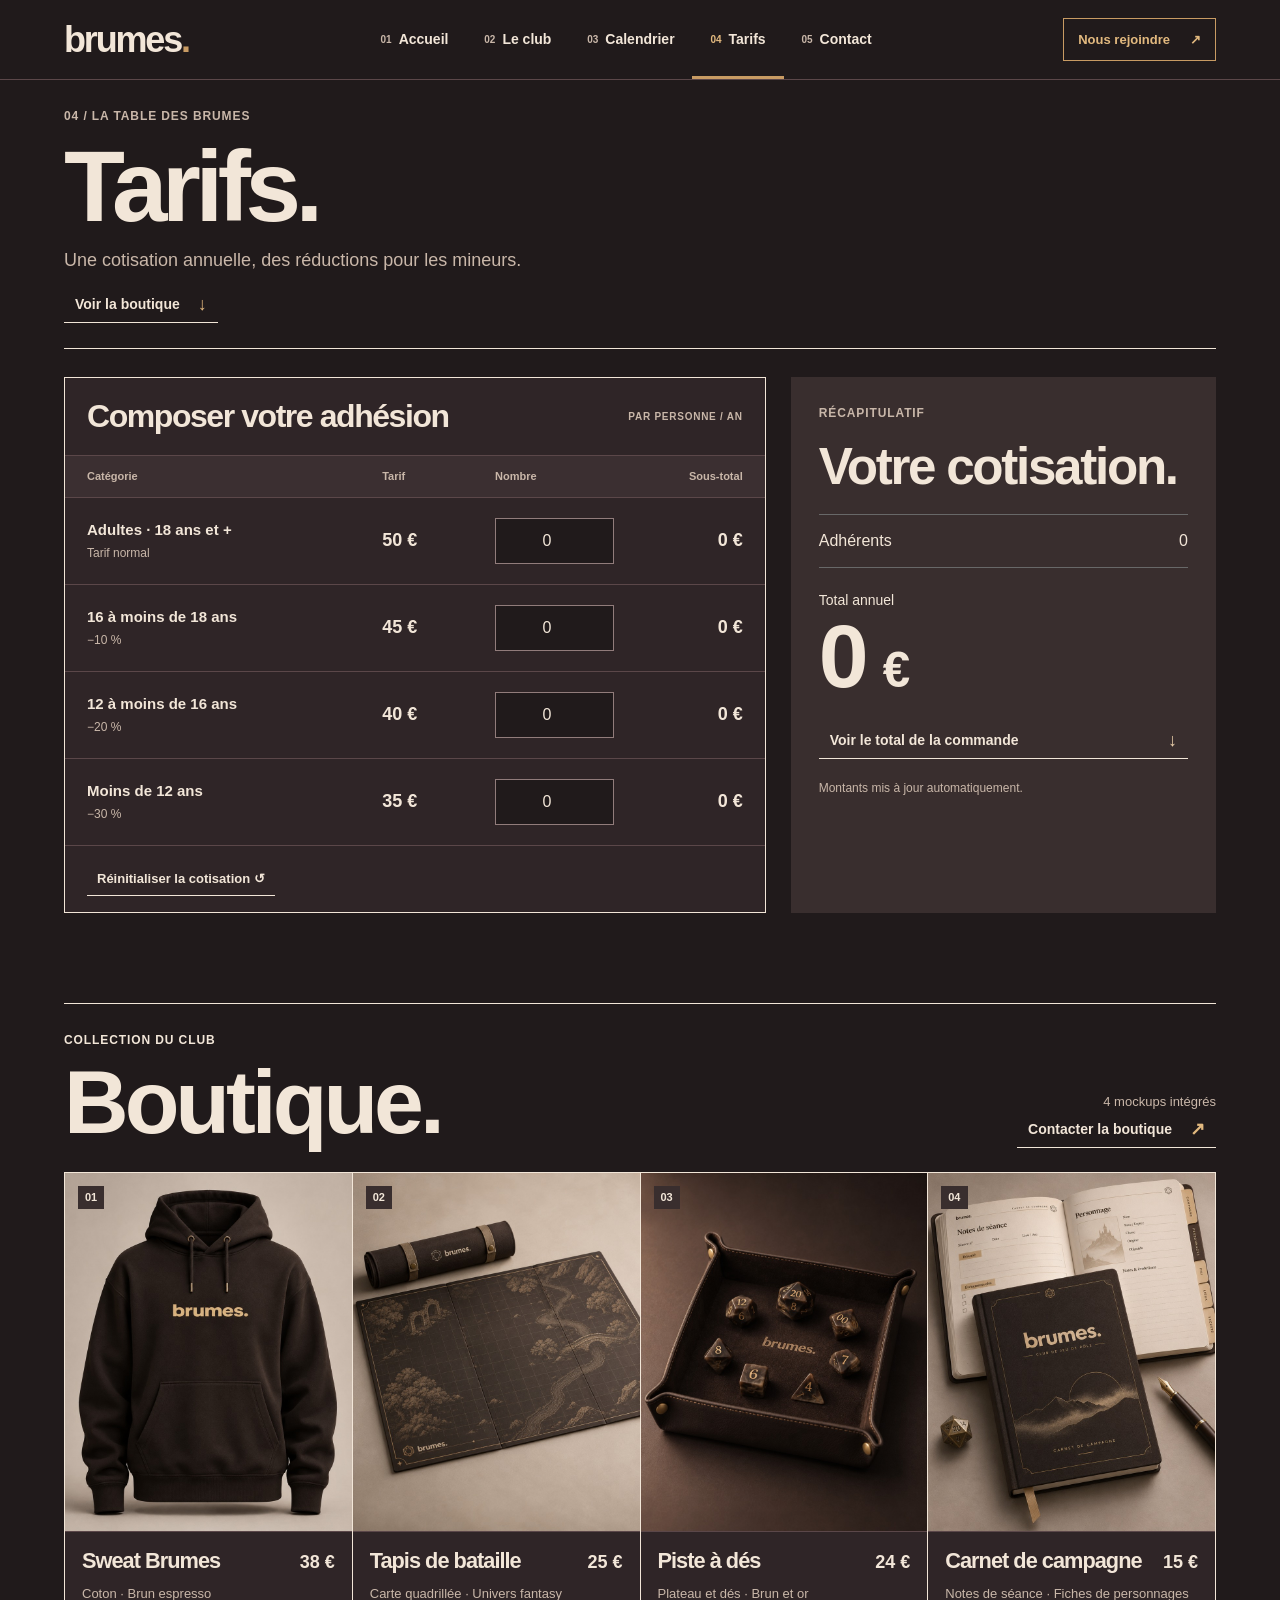
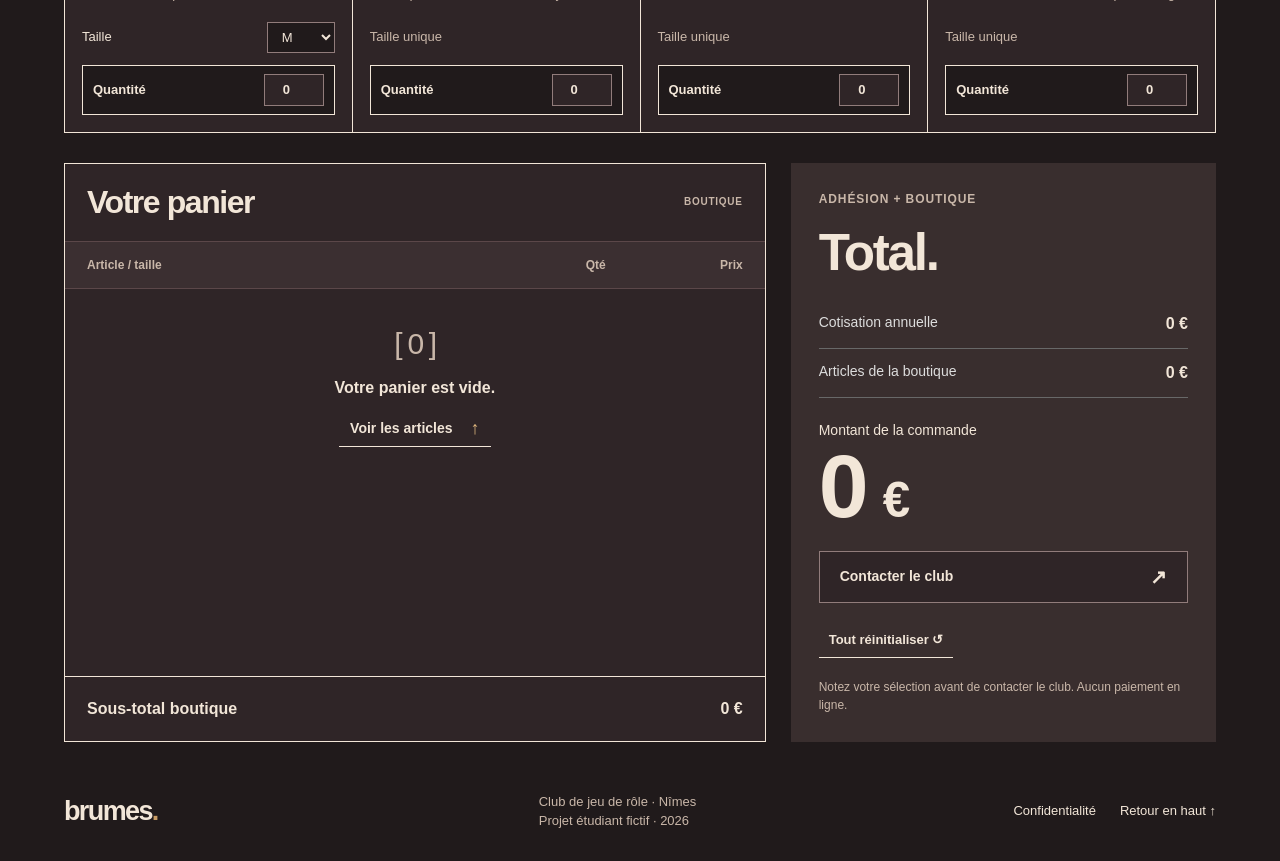
<file: pages/tarifs.html>
<!DOCTYPE html>

<html lang="fr">
    <head>
        <meta charset="UTF-8">
        <meta name="viewport" content="width=device-width, initial-scale=1">
        <meta name="description" content="Cotisations annuelles et simulateur familial.">

        <title>Brumes — Tarifs</title>

        <link rel="icon" href="../images/logo.svg" type="image/svg+xml">
        <link rel="stylesheet" href="../styles/style.css">
        <link rel="stylesheet" href="../styles/tarifs.css">

        <!-- commun.js doit être chargé avant le script de la page : il contient les tarifs et fonctions partagés. -->
        <script src="../javascript/commun.js" defer></script>
        <script src="../javascript/calcul.js" defer></script>
    </head>

    <body class="page-tarifs">
        <a class="skip" href="#contenu">Aller au contenu</a>

        <!-- Je reprends le même menu sur chaque page ; aria-current indique le lien actif. -->
        <header class="site-header">
            <a class="brand" href="../index.html" aria-label="Brumes, accueil">brumes<span>.</span></a>

            <nav class="desktop-nav" aria-label="Navigation principale">
                <ul>
                    <li>
                        <a href="../index.html">
                            <span class="nav-number">01</span>
                            <span>Accueil</span>
                        </a>
                    </li>
                    <li>
                        <a href="../pages/guilde.html">
                            <span class="nav-number">02</span>
                            <span>Le club</span>
                        </a>
                    </li>
                    <li>
                        <a href="../pages/calendrier.html">
                            <span class="nav-number">03</span>
                            <span>Calendrier</span>
                        </a>
                    </li>
                    <li>
                        <a href="../pages/tarifs.html" aria-current="page">
                            <span class="nav-number">04</span>
                            <span>Tarifs</span>
                        </a>
                    </li>
                    <li>
                        <a href="../pages/contact.html">
                            <span class="nav-number">05</span>
                            <span>Contact</span>
                        </a>
                    </li>
                </ul>
            </nav>

            <a class="header-cta" href="../pages/contact.html#inscription">
                Nous rejoindre
                <span aria-hidden="true">↗</span>
            </a>

            <!-- Sur mobile, details et summary ouvrent le menu sans JavaScript. -->
            <details class="mobile-menu">
                <summary><span>Menu</span><span class="burger" aria-hidden="true"><i></i><i></i></span></summary>

                <nav aria-label="Navigation mobile">
                    <ul>
                        <li>
                            <a href="../index.html">
                                <span class="nav-number">01</span>
                                <span>Accueil</span>
                            </a>
                        </li>
                        <li>
                            <a href="../pages/guilde.html">
                                <span class="nav-number">02</span>
                                <span>Le club</span>
                            </a>
                        </li>
                        <li>
                            <a href="../pages/calendrier.html">
                                <span class="nav-number">03</span>
                                <span>Calendrier</span>
                            </a>
                        </li>
                        <li>
                            <a href="../pages/tarifs.html" aria-current="page">
                                <span class="nav-number">04</span>
                                <span>Tarifs</span>
                            </a>
                        </li>
                        <li>
                            <a href="../pages/contact.html">
                                <span class="nav-number">05</span>
                                <span>Contact</span>
                            </a>
                        </li>
                    </ul>
                </nav>
            </details>
        </header>

        <main id="contenu" class="shell">
            <header class="page-heading">
                <p class="kicker">04 / La Table des Brumes</p>
                <h1>Tarifs.</h1>
                <p class="lead">Une cotisation annuelle, des réductions pour les mineurs.</p>
                <a class="text-link shop-jump" href="#boutique">Voir la boutique <span aria-hidden="true">↓</span></a>
            </header>

            <!-- La simulation reste sur cette page : les quantités servent uniquement aux calculs. -->
            <form
                id="simulateur"
                class="order-form"
                aria-label="Adhésion et boutique"
                action="#recapitulatif">
                <!-- Cotisation familiale : les identifiants des champs correspondent au tableau ADHESIONS de commun.js. -->
                <div class="price-layout">
                    <section class="price-builder" aria-labelledby="simulation">
                        <div class="builder-head">
                            <h2 id="simulation">Composer votre adhésion</h2>
                            <p class="kicker">Par personne / an</p>
                        </div>

                        <div class="price-head" aria-hidden="true">
                            <span>Catégorie</span>
                            <span>Tarif</span>
                            <span>Nombre</span>
                            <span>Sous-total</span>
                        </div>

                        <div class="price-row">
                            <label for="adultes">Adultes · 18 ans et +<small>Tarif normal</small></label>
                            <p class="unit-price">50 €</p>
                            <div class="quantity">
                                <input
                                    id="adultes"
                                    name="adultes"
                                    type="number"
                                    min="0"
                                    max="999"
                                    step="1"
                                    required
                                    value="0"
                                    data-prix="50"
                                    aria-label="Nombre : Adultes · 18 ans et +">
                            </div>
                            <output id="cout-adultes" for="adultes" class="subtotal">0 €</output>
                        </div>

                        <div class="price-row">
                            <label for="de16a17">16 à moins de 18 ans<small>−10 %</small></label>
                            <p class="unit-price">45 €</p>
                            <div class="quantity">
                                <input
                                    id="de16a17"
                                    name="de16a17"
                                    type="number"
                                    min="0"
                                    max="999"
                                    step="1"
                                    required
                                    value="0"
                                    data-prix="45"
                                    aria-label="Nombre : 16 à moins de 18 ans">
                            </div>
                            <output id="cout-de16a17" for="de16a17" class="subtotal">0 €</output>
                        </div>

                        <div class="price-row">
                            <label for="de12a15">12 à moins de 16 ans<small>−20 %</small></label>
                            <p class="unit-price">40 €</p>
                            <div class="quantity">
                                <input
                                    id="de12a15"
                                    name="de12a15"
                                    type="number"
                                    min="0"
                                    max="999"
                                    step="1"
                                    required
                                    value="0"
                                    data-prix="40"
                                    aria-label="Nombre : 12 à moins de 16 ans">
                            </div>
                            <output id="cout-de12a15" for="de12a15" class="subtotal">0 €</output>
                        </div>

                        <div class="price-row">
                            <label for="moins12">Moins de 12 ans<small>−30 %</small></label>
                            <p class="unit-price">35 €</p>
                            <div class="quantity">
                                <input
                                    id="moins12"
                                    name="moins12"
                                    type="number"
                                    min="0"
                                    max="999"
                                    step="1"
                                    required
                                    value="0"
                                    data-prix="35"
                                    aria-label="Nombre : Moins de 12 ans">
                            </div>
                            <output id="cout-moins12" for="moins12" class="subtotal">0 €</output>
                        </div>

                        <div class="price-reset">
                            <button type="button" id="reset-cotisation" class="plain-button" disabled>Réinitialiser la cotisation ↺</button>
                        </div>
                    </section>

                    <aside class="price-receipt" aria-labelledby="receipt-title">
                        <p class="kicker">Récapitulatif</p>
                        <h2 id="receipt-title">Votre cotisation.</h2>
                        <div class="receipt-line">
                            <span>Adhérents</span>
                            <output id="nombre-total" for="adultes moins12 de12a15 de16a17">0</output>
                        </div>
                        <div class="receipt-total">
                            <span>Total annuel</span>
                            <div>
                                <output id="cout-total" for="adultes moins12 de12a15 de16a17" aria-live="polite">0</output>
                                <span>€</span>
                            </div>
                        </div>
                        <a class="text-link" href="#recapitulatif">
                            Voir le total de la commande
                            <span aria-hidden="true">↓</span>
                        </a>
                        <small class="muted-note">Montants mis à jour automatiquement.</small>
                    </aside>
                </div>

                <!-- Collection Brumes : les quantités et tailles restent dans le même formulaire que la cotisation. -->
                <section class="shop" id="boutique" aria-labelledby="shop-title">
                    <div class="shop-heading">
                        <div>
                            <p class="kicker">Collection du club</p>
                            <h2 id="shop-title">Boutique.</h2>
                        </div>
                        <div>
                            <p>4 mockups intégrés</p>
                            <a class="text-link" href="contact.html#inscription">
                                Contacter la boutique
                                <span aria-hidden="true">↗</span>
                            </a>
                        </div>
                    </div>

                    <div class="shop-grid">
                        <article class="product" data-produit="sweat" data-prix="38">
                            <figure class="product-image">
                                <span class="product-index">01</span>
                                <img src="../images/sweat-mockup.jpg"
                                    alt="Sweat brun espresso avec logo doré" width="880" height="1100" loading="lazy">
                            </figure>
                            <div class="product-info">
                                <div class="product-title">
                                    <h3>Sweat Brumes</h3>
                                    <p>38 €</p>
                                </div>
                                <p class="product-meta">Coton · Brun espresso</p>
                                <label class="shop-size" for="taille-sweat">
                                    <span>Taille</span>
                                    <select id="taille-sweat" name="taille-sweat">
                                        <option>S</option>
                                        <option selected>M</option>
                                        <option>L</option>
                                        <option>XL</option>
                                    </select>
                                </label>
                                <label class="product-quantity" for="qte-sweat">
                                    <span>Quantité</span>
                                    <input id="qte-sweat" name="qte-sweat" type="number"
                                        min="0" max="999" step="1" required value="0">
                                </label>
                            </div>
                        </article>

                        <article class="product" data-produit="tapis" data-prix="25">
                            <figure class="product-image">
                                <span class="product-index">02</span>
                                <img src="../images/tapis-mockup.jpg"
                                    alt="Tapis de bataille brun avec carte et quadrillage dorés" width="880" height="1100" loading="lazy">
                            </figure>
                            <div class="product-info">
                                <div class="product-title">
                                    <h3>Tapis de bataille</h3>
                                    <p>25 €</p>
                                </div>
                                <p class="product-meta">Carte quadrillée · Univers fantasy</p>
                                <p class="shop-size fixed-size">Taille unique</p>
                                <label class="product-quantity" for="qte-tapis">
                                    <span>Quantité</span>
                                    <input id="qte-tapis" name="qte-tapis" type="number"
                                        min="0" max="999" step="1" required value="0">
                                </label>
                            </div>
                        </article>

                        <article class="product" data-produit="piste" data-prix="24">
                            <figure class="product-image">
                                <span class="product-index">03</span>
                                <img src="../images/piste-mockup.jpg"
                                    alt="Piste à dés brune avec sept dés polyédriques" width="880" height="1100" loading="lazy">
                            </figure>
                            <div class="product-info">
                                <div class="product-title">
                                    <h3>Piste à dés</h3>
                                    <p>24 €</p>
                                </div>
                                <p class="product-meta">Plateau et dés · Brun et or</p>
                                <p class="shop-size fixed-size">Taille unique</p>
                                <label class="product-quantity" for="qte-piste">
                                    <span>Quantité</span>
                                    <input id="qte-piste" name="qte-piste" type="number"
                                        min="0" max="999" step="1" required value="0">
                                </label>
                            </div>
                        </article>

                        <article class="product" data-produit="carnet" data-prix="15">
                            <figure class="product-image">
                                <span class="product-index">04</span>
                                <img src="../images/carnet-mockup.jpg"
                                    alt="Carnet de campagne Brumes brun et beige" width="880" height="1100" loading="lazy">
                            </figure>
                            <div class="product-info">
                                <div class="product-title">
                                    <h3>Carnet de campagne</h3>
                                    <p>15 €</p>
                                </div>
                                <p class="product-meta">Notes de séance · Fiches de personnages</p>
                                <p class="shop-size fixed-size">Taille unique</p>
                                <label class="product-quantity" for="qte-carnet">
                                    <span>Quantité</span>
                                    <input id="qte-carnet" name="qte-carnet" type="number"
                                        min="0" max="999" step="1" required value="0">
                                </label>
                            </div>
                        </article>
                    </div>
                </section>

                <!-- Panier et total général avant de transmettre la commande au contact. -->
                <div class="checkout-layout" id="recapitulatif">
                    <section class="basket" aria-labelledby="basket-title">
                        <div class="builder-head">
                            <h2 id="basket-title">Votre panier</h2>
                            <p class="kicker">Boutique</p>
                        </div>

                        <div class="basket-head" aria-hidden="true">
                            <span>Article / taille</span>
                            <span>Qté</span>
                            <span>Prix</span>
                        </div>
                        <!--
                            Je garde les quatre lignes du panier dans le HTML : plus besoin de cloner un template.
                            Le JS affiche uniquement les articles dont la quantité est positive.
                        -->
                        <ul id="panier-merch" class="basket-items" aria-live="polite">
                            <li id="panier-vide" class="basket-empty">
                                <span aria-hidden="true">[ 0 ]</span>
                                <p>Votre panier est vide.</p>
                                <a href="#boutique" class="text-link">
                                    Voir les articles
                                    <span aria-hidden="true">↑</span>
                                </a>
                            </li>

                            <li class="basket-row" id="ligne-sweat" hidden>
                                <div>
                                    <strong>Sweat Brumes</strong>
                                    <small id="panier-taille-sweat"></small>
                                    <button class="basket-remove plain-button" id="retirer-sweat" type="button">Retirer</button>
                                </div>
                                <span id="panier-qte-sweat"></span>
                                <span class="basket-price" id="panier-prix-sweat"></span>
                            </li>

                            <li class="basket-row" id="ligne-tapis" hidden>
                                <div>
                                    <strong>Tapis de bataille</strong>
                                    <small id="panier-taille-tapis"></small>
                                    <button class="basket-remove plain-button" id="retirer-tapis" type="button">Retirer</button>
                                </div>
                                <span id="panier-qte-tapis"></span>
                                <span class="basket-price" id="panier-prix-tapis"></span>
                            </li>

                            <li class="basket-row" id="ligne-piste" hidden>
                                <div>
                                    <strong>Piste à dés</strong>
                                    <small id="panier-taille-piste"></small>
                                    <button class="basket-remove plain-button" id="retirer-piste" type="button">Retirer</button>
                                </div>
                                <span id="panier-qte-piste"></span>
                                <span class="basket-price" id="panier-prix-piste"></span>
                            </li>

                            <li class="basket-row" id="ligne-carnet" hidden>
                                <div>
                                    <strong>Carnet de campagne</strong>
                                    <small id="panier-taille-carnet"></small>
                                    <button class="basket-remove plain-button" id="retirer-carnet" type="button">Retirer</button>
                                </div>
                                <span id="panier-qte-carnet"></span>
                                <span class="basket-price" id="panier-prix-carnet"></span>
                            </li>
                        </ul>
                        <div class="basket-footer">
                            <span>Sous-total boutique</span>
                            <output id="total-boutique" for="qte-sweat qte-tapis qte-piste qte-carnet">0 €</output>
                        </div>
                    </section>

                    <section class="price-receipt checkout-receipt" aria-labelledby="checkout-title">
                        <p class="kicker">Adhésion + boutique</p>
                        <h2 id="checkout-title">Total.</h2>
                        <dl class="checkout-breakdown">
                            <div>
                                <dt>Cotisation annuelle</dt>
                                <dd><output id="recap-cotisation" for="adultes moins12 de12a15 de16a17">0 €</output></dd>
                            </div>
                            <div>
                                <dt>Articles de la boutique</dt>
                                <dd><output id="recap-boutique" for="qte-sweat qte-tapis qte-piste qte-carnet">0 €</output></dd>
                            </div>
                        </dl>
                        <div class="receipt-total">
                            <span>Montant de la commande</span>
                            <div>
                                <output id="total-commande" aria-live="polite">0</output>
                                <span> €</span>
                            </div>
                        </div>
                        <a href="contact.html#inscription" class="button light">Contacter le club <span aria-hidden="true">↗</span></a>
                        <button type="button" id="reset-total" class="plain-button">Tout réinitialiser ↺</button>
                        <small class="muted-note">Notez votre sélection avant de contacter le club. Aucun paiement en ligne.</small>
                    </section>
                </div>
            </form>
        </main>

        <!-- Pied de page : accès à la confidentialité et retour au début de la page. -->
        <footer class="site-footer shell">
            <a href="../index.html" class="footer-brand">brumes<span>.</span></a>
            <span>Club de jeu de rôle · Nîmes<br>Projet étudiant fictif · 2026</span>
            <a href="../pages/confidentialite.html">Confidentialité</a>
            <a href="#contenu">Retour en haut ↑</a>
        </footer>
    </body>
</html>
</file>
<file: styles/style.css>
/* Styles communs : couleurs, typographie, navigation, boutons et pied de page. */

:root {
    --paper: #201a1b;
    --panel: #392e2e;
    --on-accent: #201a1b;
    --control-border: #917c7b;
    --error: #ffadad;
    color-scheme: dark;
    --white: #2f2527;
    --ink: #f2e6d8;
    --muted: #c9b7a9;
    --line: #5b4749;
    --soft: #3b2f31;
    --accent: #c89b63;
    --accent-hover: #ddb27d;
    --accent-soft: #4a3932;
    --accent-light: #ebcfab;
    --accent-text: #e2b97f;
    --visited: #d1b7c3;
    --gutter: clamp(20px, 5vw, 80px);
}

* {
    box-sizing: border-box;
}

html {
    scroll-padding-top: 20px;
}

body {
    margin: 0;
    position: relative;
    background-color: var(--paper);
    /* Des points réguliers remplacent la texture de grain. */
    /* background-image: radial-gradient(circle, #f2e6d81c 0.75px, transparent 1px); */
    /* background-size: 22px 22px; */
    /* background-attachment: fixed; */
    color: var(--ink);
    font-family: Arial, Helvetica, sans-serif;
    font-size: 16px;
    line-height: 1.5;
}

h1,
h2,
h3,
p,
ul,
dl,
dd {
    margin: 0;
}

h1,
h2,
h3 {
    line-height: 1.03;
    letter-spacing: -.045em;
}

a {
    color: inherit;
    text-decoration: none;
}

a:visited {
    color: var(--visited);
}

a:hover {
    text-decoration: underline;
    text-underline-offset: 4px;
}

button,
input,
select,
textarea {
    font: inherit;
    color: inherit;
}

button {
    cursor: pointer;
}

button:disabled {
    cursor: not-allowed;
    opacity: .65;
}

button:focus-visible,
a:focus-visible,
input:focus-visible,
select:focus-visible,
textarea:focus-visible,
summary:focus-visible {
    outline: 2px solid var(--accent);
    outline-offset: 4px;
}

address {
    font-style: normal;
}

abbr {
    text-decoration: none;
}

.skip {
    position: absolute;
    top: -100px;
    left: 12px;
    z-index: 10;
    background: var(--panel);
    padding: 10px;
}

.skip:focus {
    top: 12px;
}

.sr-only {
    position: absolute;
    width: 1px;
    height: 1px;
    padding: 0;
    margin: -1px;
    overflow: hidden;
    clip: rect(0, 0, 0, 0);
    white-space: nowrap;
    border: 0;
}

.shell {
    max-width: 1600px;
    margin-inline: auto;
    padding-inline: var(--gutter);
}

.kicker,
.section-label {
    font-size: 12px;
    line-height: 1.35;
    font-weight: 700;
    letter-spacing: .075em;
    text-transform: uppercase;
}

.lead {
    max-width: 50ch;
    color: var(--muted);
    font-size: 18px;
}

.dot {
    display: inline-block;
    width: 9px;
    height: 9px;
    background: currentColor;
    border-radius: 50%;
    vertical-align: middle;
}

.muted-note {
    font-size: 12px;
    color: var(--muted);
}

.site-header {
    min-height: 80px;
    border-bottom: 1px solid var(--line);
    padding: 0 var(--gutter);
    display: flex;
    align-items: center;
    justify-content: space-between;
    gap: 24px;
    position: relative;
    background: var(--paper);
    z-index: 2;
}

.brand,
.footer-brand {
    font-size: 36px;
    font-weight: 800;
    letter-spacing: -.085em;
    line-height: 1;
    white-space: nowrap;
}

.brand span,
.footer-brand span {
    color: var(--accent);
}

.desktop-nav ul,
.mobile-menu ul {
    display: flex;
    list-style: none;
    padding: 0;
    gap: clamp(15px, 2.2vw, 35px);
}

.desktop-nav a,
.mobile-menu nav a {
    display: flex;
    align-items: center;
    gap: 7px;
    line-height: 1.2;
    font-size: 14px;
    white-space: nowrap;
    font-weight: 600;
}

.nav-number {
    font-size: 10px;
    font-variant-numeric: tabular-nums;
    color: var(--muted);
    display: flex;
    align-items: center;
    line-height: 1;
}

.desktop-nav a {
    padding: 29px 0 27px;
    border-bottom: 2px solid transparent;
}

.desktop-nav a[aria-current="page"] {
    border-color: var(--ink);
}

.header-cta {
    display: flex;
    gap: 20px;
    align-items: center;
    font-size: 13px;
    font-weight: 700;
    border: 1px solid var(--ink);
    padding: 11px 14px;
    white-space: nowrap;
}

.mobile-menu {
    display: none;
}

.mobile-menu summary {
    display: flex;
    align-items: center;
    gap: 12px;
    cursor: pointer;
    list-style: none;
    font-weight: 700;
    font-size: 14px;
    padding: 10px 0;
}

.mobile-menu summary::-webkit-details-marker {
    display: none;
}

.burger {
    display: grid;
    gap: 6px;
    width: 25px;
}

.burger i {
    height: 2px;
    background: currentColor;
    display: block;
}

.mobile-menu[open] .burger i:first-child {
    transform: translateY(4px) rotate(45deg);
}

.mobile-menu[open] .burger i:last-child {
    transform: translateY(-4px) rotate(-45deg);
}

.button {
    display: inline-flex;
    justify-content: space-between;
    align-items: center;
    gap: 24px;
    min-height: 52px;
    padding: 13px 20px;
    border: 1px solid var(--ink);
    font-weight: 700;
    font-size: 14px;
    text-align: left;
    line-height: 1.25;
}

.button.dark {
    background: var(--panel);
    color: var(--ink);
}

.button.light {
    background: var(--white);
    color: var(--ink);
    border-color: var(--ink);
}

.button span {
    font-size: 20px;
    line-height: 1;
}

.text-link {
    display: inline-flex;
    justify-content: space-between;
    gap: 20px;
    align-items: center;
    font-weight: 700;
    font-size: 14px;
    border-bottom: 1px solid currentColor;
    padding: 7px 0;
    line-height: 1.3;
}

.text-link span {
    font-size: 18px;
    line-height: 1;
}

.page-heading {
    padding: 35px 0 32px;
    border-bottom: 1px solid var(--ink);
    margin-bottom: 32px;
}

.page-heading h1 {
    font-size: clamp(57px, 8.9vw, 134px);
    letter-spacing: -.08em;
    margin: 18px 0 12px;
}

.page-heading .kicker {
    color: var(--muted);
}

.site-footer {
    display: grid;
    grid-template-columns: 1fr 1fr auto auto;
    gap: 24px;
    align-items: center;
    padding-top: 30px;
    padding-bottom: 30px;
    font-size: 13px;
    color: var(--muted);
    margin-top: 20px;
}

.site-footer a {
    color: var(--ink);
}

.footer-brand {
    font-size: 27px;
}

.plain-button {
    background: transparent;
    border: 0;
    padding: 6px 0;
    text-decoration: underline;
    text-underline-offset: 4px;
    font-weight: 700;
    font-size: 13px;
}

@media (max-width:1050px) {
    .header-cta {
        display: none;
    }
}

@media (max-width:760px) {
    .site-header {
        min-height: 66px;
    }

    .desktop-nav {
        display: none;
    }

    .mobile-menu {
        display: block;
    }

    .mobile-menu nav {
        position: absolute;
        top: 100%;
        left: 0;
        right: 0;
        background: var(--paper);
        border-bottom: 1px solid var(--ink);
        padding: 4px var(--gutter) 15px;
    }

    .mobile-menu ul {
        display: block;
    }

    .mobile-menu nav a {
        padding: 16px 0;
        border-bottom: 1px solid var(--line);
        font-size: 16px;
        gap: 12px;
    }

    .mobile-menu nav a[aria-current="page"] {
        font-weight: 800;
        text-decoration: underline;
        text-underline-offset: 5px;
    }

    .brand {
        font-size: 33px;
    }

    .page-heading {
        padding: 24px 0;
        margin-bottom: 24px;
    }

    .page-heading h1 {
        font-size: clamp(53px, 11vw, 85px);
    }

    .lead {
        font-size: 16px;
    }

    .site-footer {
        grid-template-columns: 1fr 1fr;
        gap: 15px;
        font-size: 12px;
    }
}

@media (max-width:420px) {
    :root {
        --gutter: 16px;
    }
}

.brand,
.footer-brand {
    letter-spacing: -.06em;
}

.page-heading {
    padding: 28px 0 25px;
    margin-bottom: 28px;
}

.page-heading h1 {
    font-size: clamp(52px, 7.8vw, 118px);
    letter-spacing: -.055em;
    margin: 12px 0 8px;
    overflow-wrap: anywhere;
}

@media (max-width:760px) {
    .page-heading {
        padding: 24px 0;
        margin-bottom: 24px;
    }

    .page-heading h1 {
        font-size: clamp(46px, 10vw, 80px);
    }
}

@media (max-width:420px) {
    .page-heading h1 {
        font-size: clamp(38px, 10.8vw, 46px);
    }
}

a,
button,
summary {
    transition: background-color .16s ease, color .16s ease;
}

a:hover {
    text-decoration: none;
}

.text-link:hover {
    background: var(--soft);
}

.button.dark:hover:not(:disabled) {
    background: var(--soft);
}

.button.light:hover:not(:disabled) {
    background: var(--soft);
}

.header-cta:hover {
    background: var(--panel);
    color: var(--ink);
}

.plain-button:hover {
    background: var(--soft);
}

.plain-button {
    text-decoration: none;
    border-bottom: 1px solid currentColor;
}

.desktop-nav {
    align-self: stretch;
}

.desktop-nav ul {
    height: 100%;
    gap: 0;
}

.desktop-nav li {
    display: flex;
}

.desktop-nav a {
    height: 100%;
    padding: 0 clamp(12px, 1.4vw, 24px);
    border: 0;
    position: relative;
}

.desktop-nav a:hover {
    background: var(--soft);
}

.desktop-nav a[aria-current="page"] {
    box-shadow: inset 0 -3px 0 var(--accent);
}

.desktop-nav a .nav-number {
    align-self: center;
}

.mobile-menu nav a[aria-current="page"] {
    background: var(--soft);
    text-decoration: none;
    box-shadow: inset 0 -3px 0 var(--accent);
}

.mobile-menu nav a:hover {
    background: var(--soft);
}

@media (prefers-reduced-motion:reduce) {

    a,
    button,
    summary {
        transition: none;
    }
}

.text-link {
    padding: 9px 11px;
    gap: 18px;
}

.plain-button {
    padding: 7px 10px;
}

@media (max-width:760px) {
    .site-header>.brand {
        display: inline-flex;
        align-items: center;
        min-height: 44px;
        padding: 8px 10px;
        margin-inline-start: -10px;
    }

    .mobile-menu>summary {
        min-height: 44px;
        padding: 10px;
        margin-inline-end: -10px;
    }
}

[hidden] {
    display: none !important;
}

.desktop-nav a[aria-current="page"] .nav-number,
.mobile-menu nav a[aria-current="page"] .nav-number {
    color: var(--accent);
}

.mobile-menu nav a[aria-current="page"] {
    background: var(--accent-soft);
}

.header-cta {
    border-color: var(--accent);
    color: var(--accent);
}

.header-cta:visited {
    color: var(--accent);
}

.header-cta:hover {
    background: var(--accent);
    color: var(--ink);
}

.button.dark {
    background: var(--accent);
    border-color: var(--accent);
    color: var(--ink);
}

.button.dark:hover:not(:disabled) {
    background: var(--accent-hover);
    border-color: var(--accent-hover);
}

.text-link span[aria-hidden="true"] {
    color: var(--accent);
}

.site-header>.brand,
.mobile-menu>summary,
.site-footer a {
    transition: none;
}

.site-header>.brand:hover,
.mobile-menu>summary:hover,
.site-footer a:hover {
    background: transparent;
    text-decoration: none;
}

.dot {
    flex: none;
}

.desktop-nav a[aria-current="page"] {
    border-color: var(--accent);
}

/* En-têtes des encadrés : utilisés par les tarifs et le contact. */

.builder-head {
    display: flex;
    align-items: center;
    justify-content: space-between;
    gap: 15px;
    padding: 22px;
    border-bottom: 1px solid var(--line);
}

.builder-head h2 {
    font-size: clamp(23px, 2.5vw, 32px);
}

.builder-head .kicker {
    color: var(--muted);
    font-size: 10px;
}

@media (max-width:420px) {
    .builder-head {
        padding: 16px 12px;
    }
}
/* L’accent doré est réservé aux éléments interactifs et aux repères. */
.desktop-nav a[aria-current="page"] .nav-number,
.mobile-menu nav a[aria-current="page"] .nav-number,
.header-cta,
.header-cta:visited,
.text-link span[aria-hidden="true"] {
    color: var(--accent-text);
}
.header-cta:hover, .button.dark, .button.dark:hover:not(:disabled) {
    color: var(--ink);
}
a:focus-visible, button:focus-visible, input:focus-visible,
select:focus-visible, textarea:focus-visible, summary:focus-visible {
    outline-color: var(--accent-text);
}
/* Les liens de navigation visités ont une couleur distincte, sans modifier le logo. */
.desktop-nav a:visited:not([aria-current="page"]),
.mobile-menu nav a:visited:not([aria-current="page"]),
main a.text-link:visited,
.site-footer a:not(.footer-brand):visited,
.consent a:visited {
    color: var(--visited);
}


/* Palette sombre : je garde la chaleur du beige, mais avec un fond plus profond et un accent doré. */
.button.light:hover:not(:disabled) {
    background: #3f3335;
}
.button.dark:hover:not(:disabled) {
    color: #201a1b;
}
.header-cta:hover {
    color: #201a1b;
}
.text-link:hover,
.plain-button:hover,
.desktop-nav a:hover,
.mobile-menu nav a:hover {
    background: #352a2c;
}
.mobile-menu nav {
    background: #201a1b;
}

/* Contraste des boutons : texte sombre sur fond doré, texte clair sur fond sombre. */
.button.dark,
.button.dark:visited,
.button.dark:hover:not(:disabled),
.header-cta:hover,
.header-cta:hover:visited {
    color: var(--on-accent);
}
.button.light { border-color: var(--control-border); }
input, select, textarea { border-color: var(--control-border); }
</file>
<file: styles/accueil.css>
/* Page accueil : titre, présentation et localisation. */

.home-hero {
    padding: 29px 0 32px;
    border-bottom: 1px solid var(--ink);
}

.hero-top {
    display: flex;
    justify-content: space-between;
    gap: 12px;
    align-items: center;
    color: var(--muted);
}

.home-hero h1 {
    font-size: clamp(65px, 12.7vw, 194px);
    line-height: .83;
    font-weight: 800;
    letter-spacing: -.085em;
    margin: clamp(34px, 4.8vw, 72px) 0 clamp(35px, 4vw, 65px);
}

.home-hero h1 span {
    display: block;
    margin-left: clamp(0px, 12vw, 180px);
    white-space: nowrap;
}

.hero-bottom {
    display: flex;
    justify-content: space-between;
    align-items: end;
    gap: 30px;
}

.hero-bottom p {
    max-width: 490px;
    font-size: clamp(16px, 1.5vw, 21px);
    line-height: 1.4;
}

.home-directory {
    display: grid;
    grid-template-columns: 1.3fr 1fr .85fr;
    border-bottom: 1px solid var(--ink);
}

.home-directory article {
    padding: 24px 28px 26px;
    display: flex;
    flex-direction: column;
    align-items: start;
    gap: 12px;
    min-height: 215px;
}

.home-directory article:first-child {
    padding-left: 0;
}

.home-directory article+article {
    border-left: 1px solid var(--line);
}

.home-directory h2 {
    font-size: clamp(32px, 4.2vw, 65px);
    letter-spacing: -.06em;
}

.home-directory p:not(.kicker) {
    max-width: 34ch;
    color: var(--muted);
}

.home-directory .text-link {
    margin-top: auto;
}

.home-directory .home-fee {
    background: var(--panel);
    color: var(--ink);
    border-left: 0;
}

.home-fee p:not(.kicker) {
    color: var(--muted);
}

.home-fee h2 {
    font-size: clamp(55px, 6.5vw, 96px);
    line-height: .9;
}

.home-fee h2 span {
    font-size: .54em;
}

.home-location {
    display: grid;
    grid-template-columns: 1fr 1fr;
    gap: 35px;
    padding: 40px 0;
    border-bottom: 1px solid var(--line);
}

.home-location h2 {
    font-size: 54px;
    margin: 10px 0;
}

.home-location .text-link {
    margin-top: 14px;
}

.map-placeholder {
    border: 1px solid var(--line);
    background: var(--soft);
    display: flex;
    gap: 12px;
    align-items: center;
    justify-content: center;
    min-height: 160px;
    padding: 20px;
}

.map-placeholder p {
    font-weight: 700;
}

.map-placeholder small {
    display: block;
    color: var(--muted);
    font-weight: 400;
}

.map-pin {
    font-size: 46px;
    line-height: 1;
}

@media (max-width:1050px) {
    .home-hero h1 {
        font-size: 12.9vw;
    }

    .home-hero h1 span {
        margin-left: 7vw;
    }
}

@media (max-width:760px) {
    .home-hero {
        padding-top: 20px;
    }

    .hero-top .kicker {
        font-size: 10px;
    }

    .home-hero h1 {
        font-size: clamp(52px, 13vw, 100px);
        margin: 38px 0;
    }

    .home-hero h1 span {
        margin-left: 0;
    }

    .hero-bottom {
        align-items: start;
        flex-direction: column;
        gap: 20px;
    }

    .home-directory {
        grid-template-columns: 1fr 1fr;
    }

    .home-directory article:first-child {
        grid-column: 1/-1;
        padding: 23px 0;
        border-bottom: 1px solid var(--line);
    }

    .home-directory article {
        padding: 20px 15px;
        min-height: 190px;
    }

    .home-directory article:nth-child(2) {
        border-left: 0;
        padding-left: 0;
    }

    .home-directory .home-fee {
        padding: 20px 15px;
    }

    .home-directory h2 {
        font-size: 36px;
    }

    .home-directory .home-fee h2 {
        font-size: 58px;
    }

    .home-location {
        grid-template-columns: 1fr;
        gap: 20px;
        padding: 26px 0;
    }
}

@media (max-width:420px) {
    .home-hero h1 {
        font-size: 13vw;
        letter-spacing: -.08em;
    }

    .home-directory article {
        min-height: 180px;
    }

    .home-directory h2 {
        font-size: 29px;
    }

    .home-directory p:not(.kicker) {
        font-size: 14px;
    }

    .home-directory .text-link {
        font-size: 12px;
        gap: 6px;
    }
}

.home-hero h1 {
    letter-spacing: -.055em;
    font-size: clamp(65px, 11.7vw, 180px);
    margin: clamp(30px, 3.8vw, 55px) 0 clamp(30px, 3.4vw, 50px);
    line-height: .92;
}

.home-hero h1 span {
    margin-left: clamp(0px, 10vw, 145px);
}

.home-directory h2 {
    letter-spacing: -.045em;
}

@media (max-width:1050px) {
    .home-hero h1 {
        font-size: 11.8vw;
    }

    .home-hero h1 span {
        margin-left: 6vw;
    }
}

@media (max-width:760px) {
    .home-hero h1 {
        font-size: 12.5vw;
        margin: 36px 0;
    }

    .home-hero h1 span {
        margin-left: 0;
    }
}

@media (max-width:420px) {
    .home-hero h1 {
        font-size: 12.4vw;
        letter-spacing: -.055em;
    }
}

.home-fee .text-link:hover {
    background: var(--soft);
    color: var(--ink);
}

.home-location address {
    margin-bottom: 5px;
}

.map-placeholder .text-link {
    margin-top: 8px;
}

.home-events h2 {
    font-size: clamp(29px, 3.4vw, 53px);
}

@media (max-width:760px) {
    .home-events h2 {
        font-size: clamp(27px, 5vw, 36px);
    }
}

.home-directory .text-link {
    max-width: 100%;
}

.home-hero h1 {
    font-size: clamp(60px, 10.9vw, 168px);
}

.home-hero h1 span {
    margin-left: clamp(0px, 8vw, 125px);
}

.map-frame {
    min-width: 0;
    display: flex;
    flex-direction: column;
    align-items: stretch;
    gap: 8px;
}

.map-frame iframe {
    display: block;
    width: 100%;
    min-height: 300px;
    height: 100%;
    border: 1px solid var(--line);
    background: var(--soft);
}

@media (max-width:1050px) {
    .home-hero h1 {
        font-size: 10.9vw;
    }
}

@media (max-width:760px) {
    .home-hero h1 {
        font-size: 13vw;
    }

    .home-hero h1 span {
        margin-left: 0;
    }
}

@media (max-width:420px) {
    .home-hero h1 {
        font-size: 12.8vw;
    }

    .home-directory .text-link {
        padding: 8px 6px;
        gap: 5px;
    }
}

.home-hero h1 {
    font-size: clamp(65px, 13vw, 190px);
    line-height: .88;
}

.home-hero h1 span {
    margin-left: clamp(0px, 17vw, 250px);
}

.home-fee .fee-discount {
    max-width: none;
}

.fee-discount strong {
    display: block;
    color: var(--ink);
    font-size: clamp(20px, 2.1vw, 30px);
    line-height: 1.1;
    letter-spacing: -.035em;
    margin-bottom: 5px;
}

.fee-discount span {
    font-size: 14px;
}

@media (max-width:1050px) {
    .home-hero h1 {
        font-size: 13vw;
    }
}

@media (max-width:760px) {

    .hero-bottom p,
    .home-directory p:not(.kicker) {
        max-width: none;
        width: 100%;
    }

    .home-directory {
        grid-template-columns: repeat(2, minmax(0, 1fr));
    }

    .home-directory .home-about h2 {
        width: 100%;
    }

    .home-about h2 br {
        display: none;
    }

    .home-hero h1 {
        font-size: clamp(56px, 15vw, 110px);
        line-height: .94;
    }

    .home-hero h1 span {
        margin-left: 0;
    }
}

@media (max-width:480px) {
    .home-directory {
        grid-template-columns: minmax(0, 1fr);
    }

    .home-directory article {
        min-height: 0;
        padding: 20px 0;
        gap: 10px;
    }

    .home-directory article:first-child {
        grid-column: auto;
    }

    .home-directory .home-events {
        padding: 20px 0;
    }

    .home-events h2 br {
        display: none;
    }

    .home-directory .home-fee {
        padding: 20px;
        min-height: 0;
    }

    .home-directory .text-link {
        margin-top: 5px;
        padding: 9px 11px;
        gap: 14px;
        font-size: 14px;
    }

    .home-directory p:not(.kicker) {
        font-size: 15px;
    }

    .home-directory h2 {
        font-size: clamp(30px, 8vw, 38px);
    }

    .home-directory .home-fee h2 {
        font-size: 58px;
    }
}

.location-info,
.location-heading,
.location-details {
    min-width: 0;
}

@media (max-width:760px) {
    .home-location {
        grid-template-columns: minmax(0, 1fr);
        gap: 20px;
    }

    .location-info {
        display: grid;
        grid-template-columns: minmax(0, 1fr) minmax(0, 1fr);
        gap: 20px;
        align-items: start;
    }

    .location-details {
        padding-top: 1px;
    }

    .location-details .text-link {
        width: 100%;
    }

    .map-frame {
        width: 100%;
    }

    .map-frame iframe {
        width: 100%;
        height: clamp(260px, 55vw, 360px);
        min-height: 0;
    }
}

@media (max-width:480px) {
    .location-info {
        grid-template-columns: minmax(0, 1fr);
        gap: 8px;
    }

    .location-heading h2 {
        margin-bottom: 4px;
    }

    .location-details .text-link {
        margin-top: 12px;
    }

    .map-frame iframe {
        height: 280px;
    }
}

@media (max-width:760px) {
    .home-hero h1 {
        font-size: clamp(48px, 14vw, 105px);
    }
}

@media (max-width:420px) {
    .home-hero h1 {
        font-size: clamp(44px, 13.5vw, 57px);
    }
}

.home-hero h1 {
    font-size: clamp(42px, 10.2vw, 155px);
    line-height: .94;
}

.home-hero h1 span {
    margin-left: clamp(0px, 13vw, 190px);
}

@media (max-width:760px) {
    .home-hero h1 {
        font-size: clamp(31px, 10.8vw, 82px);
    }

    .home-hero h1 span {
        margin-left: 0;
    }
}

.home-hero h1 span {
    color: var(--accent);
}

.hero-top .dot {
    color: var(--accent);
}

.home-fee .text-link span[aria-hidden="true"] {
    color: var(--accent-light);
}

.fee-discount strong {
    color: var(--accent-light);
}

.hero-top .kicker:last-child {
    display: inline-flex;
    align-items: center;
    gap: 8px;
}
/* Accès direct au panier depuis l’accueil (guide de qualité, §9.8). */
.home-hero h1 span { color: var(--accent); }
.home-fee .panier-accueil { margin-top: 0; }
main .home-fee a.text-link:visited { color: var(--accent-light); }

.home-directory .home-fee { background: var(--panel); color: var(--ink); }
.home-fee .fee-discount, .home-fee .fee-discount small { color: var(--muted); }
.home-fee .fee-discount strong { color: var(--accent-light); }
</file>
<file: styles/calendrier.css>
/* Page calendrier : grille mensuelle et rendez-vous. */

.schedule-layout {
    display: grid;
    grid-template-columns: minmax(0, 1.45fr) minmax(0, 1fr);
    gap: clamp(24px, 4vw, 60px);
    align-items: start;
}

.month {
    border: 1px solid var(--ink);
    background: var(--white);
    min-width: 0;
}

.month-head {
    display: flex;
    justify-content: space-between;
    align-items: center;
    gap: 10px;
    padding: 22px;
}

.month-head h2 {
    font-size: clamp(22px, 3vw, 42px);
}

.month-head h2 span {
    color: var(--muted);
    font-weight: 400;
}

.month-count {
    white-space: nowrap;
    font-size: 12px;
    font-weight: 700;
}

.calendar {
    width: 100%;
    border-collapse: collapse;
    table-layout: fixed;
}

.calendar th {
    padding: 10px 0;
    font-size: 11px;
    text-align: left;
    padding-left: 10px;
    background: var(--soft);
    border: 1px solid var(--line);
    border-left: 0;
}

.calendar th:last-child {
    border-right: 0;
}

.calendar td {
    height: clamp(56px, 6.8vw, 100px);
    vertical-align: top;
    border-right: 1px solid var(--line);
    border-bottom: 1px solid var(--line);
    font-size: 14px;
    padding: 10px;
}

.calendar td:last-child {
    border-right: 0;
}

.calendar .empty {
    background: var(--soft);
}

.calendar td.has-event {
    padding: 0;
    background: var(--panel);
    color: var(--ink);
}

.has-event a {
    display: flex;
    flex-direction: column;
    justify-content: space-between;
    align-items: start;
    height: 100%;
    min-height: clamp(56px, 6.8vw, 100px);
    padding: 10px;
    position: relative;
}

.has-event a:hover {
    background: var(--soft);
}

.calendar-kind {
    font-size: 10px;
    max-width: 100%;
    overflow-wrap: anywhere;
}

.event-dot {
    position: absolute;
    right: 10px;
    top: 13px;
    width: 6px;
    height: 6px;
    border-radius: 50%;
    background: white;
}

.calendar-legend {
    padding: 14px 20px;
    font-size: 12px;
    color: var(--muted);
}

.calendar-legend .dot {
    width: 7px;
    height: 7px;
    margin-right: 5px;
    color: var(--ink);
}

.event-list .section-label {
    padding: 0 0 13px;
    border-bottom: 1px solid var(--ink);
}

.event {
    display: grid;
    grid-template-columns: 76px 1fr;
    gap: 16px;
    padding: 22px 0;
    border-bottom: 1px solid var(--line);
    scroll-margin-top: 20px;
}

.event:target {
    background: var(--soft);
    outline: 2px solid var(--ink);
    outline-offset: 3px;
}

.event-date time {
    display: flex;
    flex-direction: column;
    font-size: 48px;
    line-height: .9;
    letter-spacing: -.07em;
    font-weight: 700;
}

.event-date small {
    font-size: 11px;
    letter-spacing: .08em;
    margin-top: 9px;
}

.event-info .kicker {
    color: var(--muted);
    font-size: 10px;
}

.event-info h3 {
    font-size: clamp(24px, 2.7vw, 34px);
    margin: 7px 0;
}

.event-info p:not(.kicker) {
    font-size: 14px;
    color: var(--muted);
}

.event-info .text-link {
    margin-top: 8px;
}

@media (max-width:1050px) {
    .schedule-layout {
        gap: 24px;
    }
}

@media (max-width:760px) {
    .schedule-layout {
        grid-template-columns: 1fr;
        gap: 24px;
    }

    .calendar td,
    .has-event a {
        height: 66px;
        min-height: 66px;
    }

    .calendar-kind {
        font-size: 10px;
    }

    .event {
        grid-template-columns: 65px 1fr;
    }
}

@media (max-width:420px) {
    .month-head {
        padding: 15px 12px;
    }

    .calendar td,
    .has-event a {
        height: 52px;
        min-height: 52px;
        padding: 6px;
    }

    .calendar td.has-event {
        padding: 0;
    }

    .event-dot {
        top: 9px;
        right: 7px;
    }

    .calendar th {
        padding-left: 6px;
    }

    .calendar-legend {
        padding: 12px;
    }
}

.calendar td,
.has-event a {
    height: clamp(56px, 5.5vw, 84px);
    min-height: clamp(56px, 5.5vw, 84px);
}

@media (max-width:760px) {

    .calendar td,
    .has-event a {
        height: 66px;
        min-height: 66px;
    }
}

@media (max-width:420px) {

    .calendar td,
    .has-event a {
        height: 52px;
        min-height: 52px;
    }
}

.schedule-layout {
    grid-template-columns: minmax(0, 1fr);
    gap: 44px;
}

.calendar td,
.has-event a {
    height: clamp(75px, 7.2vw, 112px);
    min-height: clamp(75px, 7.2vw, 112px);
}

.calendar td,
.has-event a {
    padding: 13px;
}

.calendar td.has-event {
    padding: 0;
}

.calendar th {
    padding: 11px 13px;
}

.has-event a {
    gap: 5px;
    justify-content: flex-start;
}

.has-event time {
    font-weight: 700;
    margin-bottom: auto;
}

.calendar-kind {
    font-size: clamp(11px, 1.1vw, 16px);
    line-height: 1.15;
    font-weight: 700;
}

.calendar-time {
    font-size: 11px;
    color: var(--ink);
    line-height: 1.2;
}

.event-list .section-label {
    font-size: 15px;
}

.event {
    grid-template-columns: minmax(75px, .25fr) minmax(0, 1.5fr) auto;
    align-items: center;
    padding: 24px 12px;
}

.event-info h3 {
    font-size: clamp(24px, 3vw, 38px);
}

.event>.text-link {
    justify-self: end;
}

@media (max-width:1050px) {

    .calendar td,
    .has-event a {
        padding: 9px;
    }

    .calendar td.has-event {
        padding: 0;
    }
}

@media (max-width:760px) {
    .event {
        grid-template-columns: 60px minmax(0, 1fr);
        gap: 10px;
        padding: 20px 0;
    }

    .event>.text-link {
        grid-column: 2;
        justify-self: start;
    }

    .calendar td,
    .has-event a {
        height: 76px;
        min-height: 76px;
        padding: 8px;
    }

    .calendar td.has-event {
        padding: 0;
    }

    .calendar-kind {
        font-size: 10px;
    }
}

@media (max-width:420px) {

    .calendar td,
    .has-event a {
        height: 52px;
        min-height: 52px;
        padding: 6px;
    }

    .calendar td.has-event {
        padding: 0;
    }

    .calendar th {
        padding: 10px 5px;
    }
}

.has-event a {
    width: 100%;
    min-width: 0;
    overflow: hidden;
}

.calendar-kind,
.calendar-time {
    display: block;
    width: 100%;
    min-width: 0;
    max-width: 100%;
    white-space: nowrap;
    overflow: hidden;
    text-overflow: ellipsis;
    overflow-wrap: normal;
    flex-shrink: 0;
}

.calendar-kind {
    line-height: 1.25;
}

.calendar-time {
    line-height: 1.2;
}

.event .event-cta-label,
.event .event-cta-short {
    font-size: inherit;
    line-height: inherit;
}

.event .event-cta-short {
    display: none;
}

@media (max-width:760px) {

    .calendar td,
    .has-event a {
        height: 64px;
        min-height: 64px;
        padding: 7px;
    }

    .calendar td.has-event {
        padding: 0;
    }

    .calendar-kind {
        font-size: 11px;
    }

    .has-event a {
        gap: 3px;
    }

    .event-dot {
        right: 6px;
        top: 10px;
        width: 5px;
        height: 5px;
    }

    .event {
        grid-template-columns: 43px minmax(0, 1fr) auto;
        grid-template-rows: auto auto auto;
        gap: 3px 12px;
        padding: 15px 0;
        align-items: center;
    }

    .event-date {
        grid-column: 1;
        grid-row: 1 / span 3;
        align-self: start;
        padding-top: 3px;
    }

    .event-date time {
        font-size: 36px;
    }

    .event-date small {
        margin-top: 6px;
        font-size: 10px;
    }

    .event-info {
        display: contents;
    }

    .event-info .kicker {
        grid-column: 2 / -1;
        grid-row: 1;
    }

    .event-info h3 {
        grid-column: 2 / -1;
        grid-row: 2;
        font-size: clamp(20px, 4vw, 27px);
        margin: 1px 0 2px;
        line-height: 1.13;
        overflow-wrap: break-word;
    }

    .event-info p:not(.kicker) {
        grid-column: 2;
        grid-row: 3;
        font-size: 13px;
        line-height: 1.35;
    }

    .event>.text-link {
        grid-column: 3;
        grid-row: 3;
        justify-self: end;
        align-self: center;
        gap: 7px;
        padding: 8px 9px;
        min-height: 40px;
        font-size: 13px;
        white-space: nowrap;
    }

    .event .event-cta-label {
        display: none;
    }

    .event .event-cta-short {
        display: inline;
    }

    .event .event-cta-arrow {
        font-size: 16px;
    }
}

@media (max-width:480px) {

    .calendar td,
    .has-event a {
        height: 54px;
        min-height: 54px;
        padding: 5px;
        font-size: 12px;
    }

    .calendar td.has-event {
        padding: 0;
    }

    .calendar-kind {
        font-size: 10px;
    }

    .event-dot {
        right: 5px;
        top: 8px;
        width: 4px;
        height: 4px;
    }

    .calendar th {
        padding: 8px 4px;
        font-size: 10px;
    }

    .event {
        grid-template-columns: 35px minmax(0, 1fr) auto;
        column-gap: 9px;
        padding: 13px 0;
    }

    .event-date time {
        font-size: 31px;
    }

    .event>.text-link {
        padding: 7px 6px;
        gap: 5px;
        min-height: 38px;
        font-size: 12px;
    }
}

.calendar-time-short {
    display: none;
}

@media (max-width:760px) {

    .calendar td,
    .has-event a {
        height: 78px;
        min-height: 78px;
    }

    .has-event a {
        display: grid;
        grid-template-columns: minmax(0, 1fr);
        grid-template-rows: auto auto auto;
        align-content: space-between;
        gap: 4px;
        padding: 7px;
        align-items: start;
    }

    .has-event time {
        margin: 0;
        line-height: 1.2;
    }

    .calendar-kind {
        font-size: 11px;
        line-height: 1.15;
    }

    .calendar-time {
        display: block;
        font-size: 10px;
        line-height: 1.15;
    }

    .calendar-time-full {
        display: none;
    }

    .calendar-time-short {
        display: inline;
    }
}

@media (max-width:480px) {

    .calendar td,
    .has-event a {
        height: 65px;
        min-height: 65px;
    }

    .calendar td {
        padding: 5px;
    }

    .calendar td.has-event {
        padding: 0;
    }

    .has-event a {
        padding: 5px 3px;
        gap: 3px;
    }

    .calendar-kind {
        font-size: 10px;
    }

    .calendar-time {
        font-size: 9px;
        letter-spacing: -.025em;
    }

    .event-dot {
        right: 4px;
        top: 8px;
    }
}

@media (max-width:350px) {
    .has-event a {
        padding-inline: 2px;
    }
}

.event-date time {
    color: var(--accent);
}

.calendar td.has-event {
    background: var(--accent);
    color: var(--ink);
}

.has-event a:hover {
    background: var(--accent-hover);
}

.calendar-time {
    color: var(--ink);
}

.calendar-legend .dot {
    color: var(--accent);
}

.month-count {
    color: var(--accent);
}
/* Les couleurs des jours de séance sont précisées ci-dessous. */
.calendar td.has-event, .calendar-time, .calendar-time-short { color: var(--ink); }
.calendar .has-event a:visited { color: var(--ink); }
.event-dot { background: var(--panel); }
.event-date time, .month-count { color: var(--accent-text); }

/* Les jours de séance ont un fond doré : toutes leurs informations restent foncées. */
.calendar td.has-event { color: var(--on-accent); }
.calendar .has-event a, .calendar .has-event a:visited,
.calendar .has-event .calendar-time, .calendar .has-event .calendar-time-short {
    color: var(--on-accent);
}
.calendar .event-dot { background: var(--on-accent); }
</file>
<file: styles/confidentialite.css>
/* Page confidentialité. */

.privacy {
    max-width: 800px;
    padding-bottom: 30px;
}

.privacy h2 {
    font-size: 30px;
    margin: 24px 0 8px;
}

.privacy p {
    color: var(--muted);
}

.privacy .text-link {
    margin-top: 24px;
}
</file>
<file: styles/contact.css>
/* Page contact : coordonnées, formulaire et validation. */

.contact-layout {
    display: grid;
    grid-template-columns: minmax(230px, .8fr) minmax(0, 1.8fr);
    gap: clamp(24px, 4vw, 60px);
    align-items: start;
}

.contact-info {
    background: var(--panel);
    color: var(--ink);
    padding: 28px;
}

.contact-info h2 {
    font-size: clamp(33px, 4vw, 58px);
    margin: 20px 0 28px;
}

.contact-info dl {
    display: grid;
    grid-template-columns: 1fr;
    gap: 2px;
}

.contact-info dt {
    font-size: 11px;
    color: #ccc;
    text-transform: uppercase;
    letter-spacing: .05em;
    margin-top: 12px;
}

.contact-info dd {
    padding-bottom: 10px;
    border-bottom: 1px solid #575757;
    overflow-wrap: anywhere;
}

.contact-info .text-link {
    margin-top: 20px;
}

.contact-form {
    border: 1px solid var(--ink);
    background: var(--white);
    min-width: 0;
}

.contact-form form {
    padding: 0 24px 24px;
}

.contact-form fieldset {
    min-width: 0;
    border: 0;
    border-bottom: 1px solid var(--line);
    padding: 0 0 22px;
    margin: 24px 0 0;
}

.contact-form legend {
    font-size: 21px;
    font-weight: 700;
    letter-spacing: -.035em;
    margin-bottom: 14px;
    padding: 0;
}

.contact-form legend span {
    font-size: 11px;
    color: var(--muted);
    margin-right: 9px;
    letter-spacing: 0;
}

.fields {
    display: grid;
    grid-template-columns: 1fr 1fr;
    gap: 16px;
}

.fields>div {
    min-width: 0;
}

.fields .full {
    grid-column: 1/-1;
}

.fields label {
    font-size: 13px;
    font-weight: 700;
    display: block;
    margin-bottom: 6px;
}

.fields input,
.fields select,
.fields textarea {
    width: 100%;
    min-width: 0;
    min-height: 46px;
    padding: 11px 12px;
    border: 1px solid var(--line);
    background: var(--paper);
    border-radius: 0;
}

.fields textarea {
    resize: vertical;
}

.fields small {
    display: block;
    margin-top: 5px;
    color: var(--muted);
    font-size: 12px;
}

.fields input[type=file] {
    font-size: 13px;
}

.fields input::file-selector-button {
    font: inherit;
    background: var(--panel);
    color: var(--ink);
    border: 0;
    padding: 6px 10px;
    margin-right: 10px;
}

.consent {
    display: flex;
    align-items: flex-start;
    gap: 10px;
    font-size: 14px;
    margin: 20px 0;
}

.consent input {
    accent-color: var(--ink);
    width: 18px;
    height: 18px;
    flex: none;
}

.consent a {
    text-decoration: underline;
}

.form-actions {
    display: flex;
    flex-wrap: wrap;
    align-items: center;
    gap: 22px;
    margin-bottom: 12px;
}

@media (max-width:1050px) {
    .contact-layout {
        gap: 24px;
    }
}

@media (max-width:760px) {
    .contact-layout {
        grid-template-columns: 1fr;
        gap: 24px;
    }

    .contact-info {
        padding: 24px;
    }

    .contact-info dl {
        grid-template-columns: 1fr 1fr;
        column-gap: 12px;
    }

    .contact-info dt,
    .contact-info dd {
        grid-column: span 1;
        margin: 0;
        align-self: center;
    }

    .contact-info dt {
        padding: 10px 0;
        border-bottom: 1px solid #575757;
    }

    .contact-info dd {
        padding: 10px 0;
    }
}

@media (max-width:420px) {
    .contact-form form {
        padding: 0 14px 18px;
    }

    .fields {
        grid-template-columns: 1fr;
        gap: 12px;
    }

    .fields .full {
        grid-column: auto;
    }

    .contact-form legend {
        font-size: 19px;
    }

    .contact-info dl {
        grid-template-columns: 1fr 1fr;
    }

    .contact-info dt,
    .contact-info dd {
        font-size: 12px;
    }
}

.contact-info .text-link:hover {
    background: var(--soft);
    color: var(--ink);
}

.consent a:hover {
    background: var(--soft);
}

.consent a,
.consent a:hover {
    text-decoration: underline;
}

.contact-layout {
    align-items: start;
}

.contact-form-slot {
    min-width: 0;
}

@media (min-width:761px) {
    .contact-info {
        position: sticky;
        top: 0;
        align-self: start;
    }
}

.order-contact-total {
    display: flex;
    justify-content: space-between;
    padding-top: 14px;
    font-weight: 700;
}

.contact-detail {
    display: contents;
}

@media (max-width:760px) {
    .contact-info dl {
        display: block;
    }

    .contact-detail {
        display: grid;
        grid-template-columns: minmax(0, .85fr) minmax(0, 1.15fr);
        align-items: start;
        gap: 14px;
        padding: 12px 0;
        border-bottom: 1px solid #575757;
    }

    .contact-info .contact-detail dt,
    .contact-info .contact-detail dd {
        margin: 0;
        padding: 0;
        border: 0;
        align-self: start;
        grid-column: auto;
        line-height: 1.5;
    }

    .contact-info .contact-detail dt {
        padding-top: 3px;
        font-size: 11px;
    }

    .contact-info .contact-detail dd {
        font-size: 15px;
    }
}

@media (max-width:350px) {
    .contact-info {
        padding: 20px;
    }

    .contact-detail {
        gap: 8px;
    }

    .contact-info .contact-detail dd {
        font-size: 14px;
    }
}

#erreurs-formulaire:not(:empty) {
    border: 1px solid currentColor;
    padding: 12px;
    margin-block: 14px;
    font-size: 14px;
    color: var(--error);
}

#erreurs-formulaire.succes {
    color: var(--ink);
}

.contact-info .text-link span[aria-hidden="true"] {
    color: var(--accent-light);
}

.consent input {
    accent-color: var(--accent);
}

.order-contact-total output {
    color: var(--accent-text);
}
main .contact-info a.text-link:visited { color: var(--accent-light); }

.fields input, .fields select, .fields textarea { border-color: var(--control-border); }
.fields input::placeholder, .fields textarea::placeholder { color: var(--muted); opacity: 1; }
</file>
<file: styles/club.css>
/* Page club : membres et charte. */

.member-section .section-label {
    margin-bottom: 16px;
}

.member-list {
    border-top: 1px solid var(--ink);
}

.member {
    display: grid;
    grid-template-columns: 45px 1.15fr 1fr 1.3fr;
    align-items: center;
    gap: 20px;
    padding: 30px 0;
    border-bottom: 1px solid var(--line);
}

.member-index {
    color: var(--muted);
    font-size: 12px;
    font-weight: 700;
}

.member h3 {
    font-size: clamp(30px, 4vw, 60px);
    overflow-wrap: anywhere;
}

.member-role {
    font-weight: 700;
}

.member p:last-child {
    color: var(--muted);
    max-width: 40ch;
}

.charter {
    display: grid;
    grid-template-columns: 1fr 1fr;
    gap: 35px;
    padding: 35px 0;
    margin-top: 35px;
    border-top: 1px solid var(--ink);
}

.charter h2 {
    font-size: clamp(35px, 5vw, 64px);
    margin-top: 12px;
}

.charter ul {
    list-style: none;
    padding: 0;
}

.charter li {
    padding: 10px 0;
    border-bottom: 1px solid var(--line);
}

@media (max-width:760px) {
    .member {
        grid-template-columns: 30px minmax(0, 1fr);
        gap: 8px 14px;
        padding: 22px 0;
    }

    .member h3 {
        font-size: 38px;
    }

    .member-role,
    .member p:last-child {
        grid-column: 2;
    }

    .charter {
        grid-template-columns: 1fr;
        gap: 18px;
    }
}

@media (max-width:760px) {

    .page-guilde .lead,
    .member p:last-child {
        max-width: none;
        width: 100%;
    }

    .member {
        grid-template-columns: 28px minmax(0, 1fr);
        gap: 6px 12px;
        padding: 20px 0;
        align-items: start;
    }

    .member-index {
        margin-top: 9px;
    }

    .member h3 {
        font-size: clamp(28px, 6vw, 38px);
    }

    .member p:last-child {
        margin-top: 1px;
    }
}

.member-index {
    color: var(--accent);
}
/* Toute la ligne réagit, pas seulement l’avatar. */
.member-hint {
    color: var(--muted);
    font-size: 14px;
    margin-bottom: 15px;
}

.member {
    grid-template-columns: 30px 100px minmax(0, 1fr) minmax(0, 1fr) minmax(0, 1.3fr);
    padding-inline: 16px;
    transition: background-color .16s ease;
}

.member:hover,
.member:focus-within {
    background-color: var(--accent-soft);
}

.member-photo-button:focus-visible {
    outline: 2px solid var(--accent-text);
    outline-offset: -2px;
}

.member-index {
    color: var(--accent-text);
}

.member-photo {
    display: block;
    width: 100%;
    height: auto;
    aspect-ratio: 1;
    object-fit: cover;
    border-radius: 50%;
}

.member-description {
    min-height: 3em;
}

@media (max-width: 760px) {
    .member {
        grid-template-columns: 24px 78px minmax(0, 1fr);
        gap: 8px 12px;
        padding-inline: 12px;
    }

    .member-photo-button {
        grid-column: 2;
        grid-row: 1 / 4;
    }

    .member h3,
    .member-role,
    .member p:last-child {
        grid-column: 3;
    }

    .member-description {
        min-height: 0;
    }
}

@media (max-width: 380px) {
    .member {
        grid-template-columns: 22px 62px minmax(0, 1fr);
        gap: 7px;
        padding-inline: 8px;
    }
}

@media (prefers-reduced-motion: reduce) {
    .member {
        transition: none;
    }
}

/* Seul l’avatar déclenche le texte ; la ligne réagit visuellement en CSS. */
.member-photo-button {
    display: block;
    width: 100%;
    padding: 0;
    background: transparent;
    border: 0;
    border-radius: 50%;
    cursor: pointer;
}
</file>
<file: styles/tarifs.css>
/* Page tarifs : cotisations, boutique et panier. */

.price-layout {
    display: grid;
    grid-template-columns: minmax(0, 1.65fr) minmax(280px, 1fr);
    gap: 25px;
    align-items: stretch;
}

.price-builder {
    border: 1px solid var(--ink);
    background: var(--white);
    min-width: 0;
}

.price-row,
.price-head {
    display: grid;
    grid-template-columns: minmax(0, 1.8fr) minmax(48px, .65fr) minmax(64px, .75fr) minmax(60px, .75fr);
    gap: 10px;
    align-items: center;
    padding: 20px 22px;
    border-bottom: 1px solid var(--line);
}

.price-head {
    font-size: 11px;
    color: var(--muted);
    font-weight: 700;
    padding-block: 12px;
    background: var(--soft);
}

.price-row label {
    font-weight: 700;
    font-size: 15px;
}

.price-row label small {
    display: block;
    font-size: 12px;
    color: var(--muted);
    font-weight: 400;
    margin-top: 3px;
}

.unit-price {
    font-size: 18px;
    font-weight: 700;
    white-space: nowrap;
}

.quantity input {
    width: 100%;
    min-width: 0;
    padding: 10px 7px;
    border: 1px solid var(--line);
    background: var(--paper);
    text-align: center;
    font-variant-numeric: tabular-nums;
}

.subtotal {
    text-align: right;
    font-size: 18px;
    font-weight: 700;
    white-space: nowrap;
}

.price-head span:last-child {
    text-align: right;
}

.price-reset {
    padding: 16px 22px;
}

.price-receipt {
    background: var(--panel);
    color: var(--ink);
    padding: 28px;
    display: flex;
    flex-direction: column;
    gap: 20px;
    min-width: 0;
}

.price-receipt h2 {
    font-size: clamp(33px, 4vw, 59px);
    letter-spacing: -.06em;
}

.price-receipt .kicker,
.price-receipt .muted-note {
    color: var(--muted);
}

.receipt-line {
    border-top: 1px solid #686868;
    border-bottom: 1px solid #686868;
    padding: 14px 0;
    display: flex;
    justify-content: space-between;
    gap: 12px;
}

.receipt-total>span {
    font-size: 14px;
}

.receipt-total div {
    font-size: clamp(60px, 7vw, 100px);
    font-weight: 700;
    line-height: 1;
    letter-spacing: -.06em;
    overflow-wrap: anywhere;
}

.receipt-total div span {
    font-size: .55em;
}

.price-receipt .button {
    margin-top: auto;
}

.price-receipt .text-link {
    color: var(--ink);
}

@media (max-width:1050px) {
    .price-layout {
        grid-template-columns: minmax(0, 1.4fr) minmax(250px, 1fr);
    }

    .price-row,
    .price-head {
        padding-inline: 14px;
    }
}

@media (max-width:760px) {
    .price-layout {
        grid-template-columns: 1fr;
        gap: 24px;
    }

    .price-receipt {
        padding: 24px;
    }

    .price-receipt .button {
        margin-top: 10px;
    }
}

@media (max-width:420px) {

    .price-row,
    .price-head {
        grid-template-columns: minmax(0, 1.6fr) minmax(39px, .6fr) minmax(49px, .7fr) minmax(44px, .7fr);
        gap: 6px;
        padding: 15px 9px;
    }

    .price-row label {
        font-size: 13px;
    }

    .price-row label small {
        font-size: 11px;
    }

    .price-head {
        font-size: 10px;
    }

    .unit-price,
    .subtotal {
        font-size: 14px;
    }

    .quantity input {
        padding: 8px 3px;
    }

}

.price-receipt h2 {
    letter-spacing: -.045em;
}

.price-receipt .text-link:hover {
    background: var(--soft);
    color: var(--ink);
}

.shop-jump {
    margin-top: 12px;
}

.shop {
    margin-top: clamp(48px, 7vw, 100px);
    border-top: 1px solid var(--ink);
    padding-top: 28px;
}

.shop-heading {
    display: flex;
    align-items: end;
    justify-content: space-between;
    gap: 20px;
    margin-bottom: 24px;
}

.shop-heading h2 {
    font-size: clamp(46px, 7vw, 100px);
    margin-top: 8px;
}

.shop-heading>div:last-child {
    text-align: right;
}

.shop-heading>div:last-child>p {
    color: var(--muted);
    font-size: 13px;
}

.shop-grid {
    display: grid;
    grid-template-columns: repeat(4, minmax(0, 1fr));
    border-top: 1px solid var(--ink);
    border-left: 1px solid var(--ink);
}

.product {
    min-width: 0;
    display: flex;
    flex-direction: column;
    border-right: 1px solid var(--ink);
    border-bottom: 1px solid var(--ink);
    background: var(--white);
}

.product-image {
    margin: 0;
    background: var(--panel);
    position: relative;
    aspect-ratio: 1.18;
    display: grid;
    place-items: center;
    border-bottom: 1px solid var(--line);
}

.product-image img {
    width: 100%;
    height: 100%;
    object-fit: contain;
    display: block;
}

.product-index {
    position: absolute;
    top: 13px;
    left: 13px;
    color: var(--muted);
    font-size: 11px;
    font-weight: 700;
}

.product-info {
    display: flex;
    flex-direction: column;
    flex: 1;
    padding: 17px;
    gap: 8px;
}

.product-title {
    display: flex;
    justify-content: space-between;
    align-items: baseline;
    gap: 8px;
}

.product-title h3 {
    font-size: clamp(17px, 1.7vw, 25px);
    overflow-wrap: anywhere;
}

.product-title p {
    font-size: 18px;
    font-weight: 700;
    white-space: nowrap;
}

.product-meta {
    color: var(--muted);
    font-size: 13px;
    margin-bottom: 6px;
}

.shop-size {
    display: flex;
    align-items: center;
    justify-content: space-between;
    gap: 10px;
    min-height: 40px;
    font-size: 13px;
}

.shop-size select {
    min-width: 68px;
    border: 1px solid var(--line);
    background: var(--paper);
    border-radius: 0;
    padding: 6px 10px;
}

.fixed-size {
    color: var(--muted);
}

.product-add {
    display: flex;
    align-items: center;
    justify-content: space-between;
    gap: 12px;
    background: var(--paper);
    color: var(--ink);
    border: 1px solid var(--ink);
    padding: 10px 12px;
    font-size: 14px;
    font-weight: 700;
    margin-top: auto;
}

.product-add span {
    font-size: 21px;
    line-height: 1;
}

.product-add:hover:not(:disabled) {
    background: var(--panel);
    color: var(--ink);
}

.product-add:disabled {
    opacity: .72;
}

.shop-note {
    margin-top: 12px;
}

@media (max-width:1050px) {
    .shop-grid {
        grid-template-columns: repeat(2, minmax(0, 1fr));
    }
}

@media (max-width:760px) {
    .shop-heading {
        align-items: start;
    }

    .shop-heading>div:last-child {
        text-align: left;
    }
}

@media (max-width:420px) {
    .shop-heading {
        flex-direction: column;
        gap: 12px;
    }

    .product-info {
        padding: 10px;
    }

    .product-title {
        flex-wrap: wrap;
    }

    .product-title p {
        font-size: 16px;
    }

    .product-meta {
        font-size: 12px;
    }
}

.product-quantity {
    margin-top: auto;
    display: flex;
    justify-content: space-between;
    align-items: center;
    gap: 8px;
    padding: 8px 10px;
    border: 1px solid var(--ink);
    background: var(--paper);
    font-size: 13px;
    font-weight: 700;
}

.product-quantity input {
    width: 60px;
    min-width: 0;
    padding: 5px;
    border: 1px solid var(--line);
    background: var(--white);
    text-align: center;
    border-radius: 0;
}

.checkout-layout {
    display: grid;
    grid-template-columns: minmax(0, 1.65fr) minmax(280px, 1fr);
    gap: 25px;
    align-items: stretch;
    margin-top: 30px;
}

.basket {
    border: 1px solid var(--ink);
    background: var(--white);
    display: flex;
    flex-direction: column;
    min-width: 0;
}

.basket-head,
.basket-row {
    display: grid;
    grid-template-columns: minmax(0, 1fr) 65px 80px;
    gap: 12px;
    align-items: center;
    padding: 14px 22px;
    border-bottom: 1px solid var(--line);
}

.basket-head {
    background: var(--soft);
    color: var(--muted);
    font-size: 12px;
    font-weight: 700;
}

.basket-head>*:last-child,
.basket-price {
    text-align: right;
}

.basket-items {
    list-style: none;
    padding: 0;
    flex: 1;
}

.basket-empty {
    min-height: 190px;
    display: flex;
    flex-direction: column;
    align-items: center;
    justify-content: center;
    gap: 10px;
    padding: 20px;
    text-align: center;
}

.basket-empty>span {
    font-size: 30px;
    letter-spacing: -.06em;
    color: var(--muted);
}

.basket-empty p {
    font-weight: 700;
}

.basket-row small {
    display: block;
    color: var(--muted);
}

.basket-footer {
    display: flex;
    justify-content: space-between;
    gap: 12px;
    border-top: 1px solid var(--ink);
    padding: 20px 22px;
    font-weight: 700;
}

.checkout-breakdown div {
    display: flex;
    justify-content: space-between;
    gap: 12px;
    padding: 12px 0;
    border-bottom: 1px solid #686868;
}

.checkout-breakdown dt {
    color: #ddd;
    font-size: 14px;
}

.checkout-breakdown dd {
    font-weight: 700;
    white-space: nowrap;
}

.checkout-receipt .plain-button {
    color: var(--ink);
    align-self: flex-start;
}

.checkout-receipt .plain-button:hover {
    background: var(--soft);
}

@media (max-width:1050px) {
    .checkout-layout {
        grid-template-columns: minmax(0, 1.4fr) minmax(250px, 1fr);
    }
}

@media (max-width:760px) {
    .checkout-layout {
        grid-template-columns: minmax(0, 1fr);
    }
}

@media (max-width:420px) {
    .product-quantity {
        padding: 6px;
        gap: 4px;
    }

    .product-quantity input {
        width: 47px;
    }

    .basket-head,
    .basket-row {
        grid-template-columns: minmax(0, 1fr) 40px 55px;
        padding: 12px;
        gap: 8px;
    }

    .basket-footer {
        padding: 15px 12px;
    }
}

.price-receipt .text-link span[aria-hidden="true"] {
    color: var(--accent-light);
}

.product-image {
    background: var(--panel);
    padding: 16px;
}

.product-image img {
    border: 1px solid var(--line);
    background: var(--white);
    box-shadow: 0 18px 30px rgba(0, 0, 0, .06);
}

.product-meta strong {
    color: var(--ink);
}

@media (max-width:760px) {
    .product-image {
        padding: 10px;
    }
}
main .price-receipt a.text-link:visited { color: var(--accent-light); }

/* Les quatre visuels ont le même ratio portrait et ne sont pas étirés. */
.product-image {
    aspect-ratio: 4 / 5;
    display: block;
    padding: 0;
    overflow: hidden;
}
.product-image img {
    width: 100%;
    height: 100%;
    display: block;
    object-fit: cover;
    border: 0;
    box-shadow: none;
}
.product-index {
    z-index: 1;
    padding: 3px 7px;
    background: var(--panel);
    color: var(--ink);
}
.quantity input, .product-quantity input, .shop-size select { border-color: var(--control-border); }
</file>
